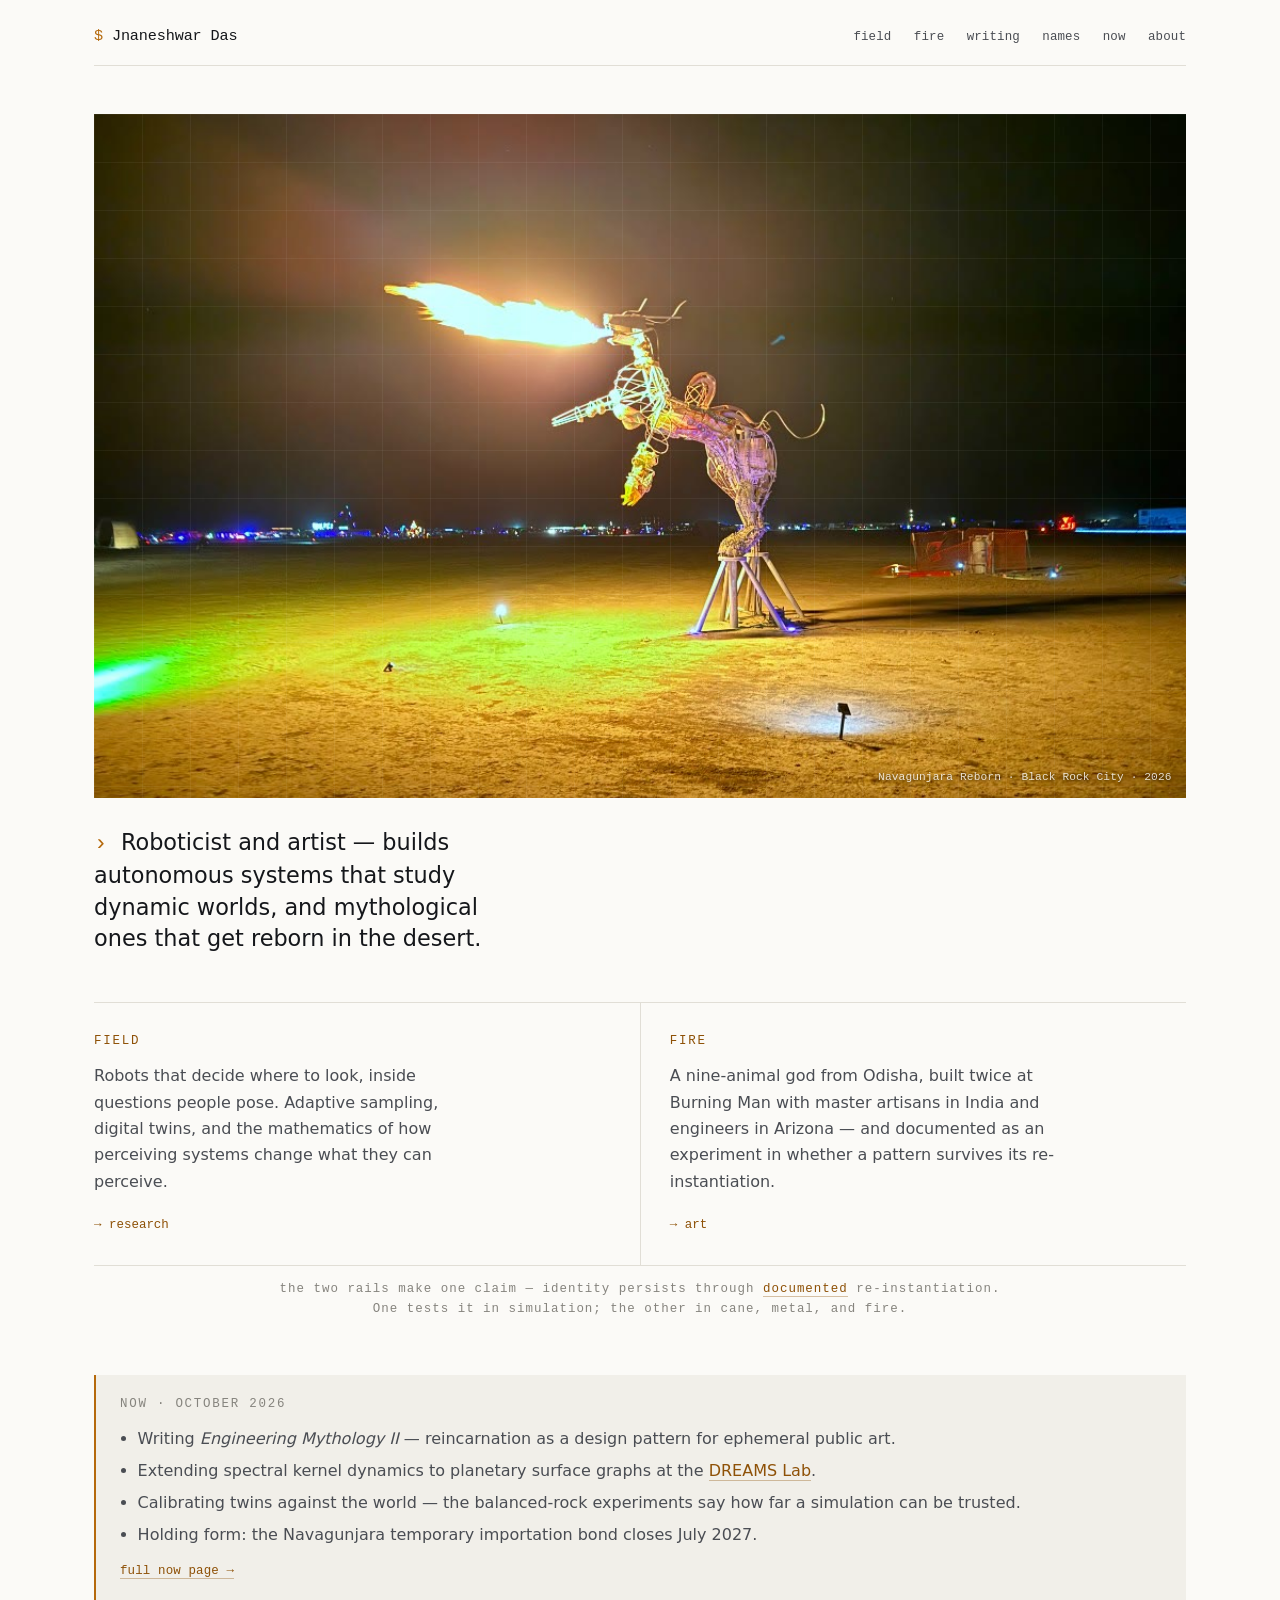
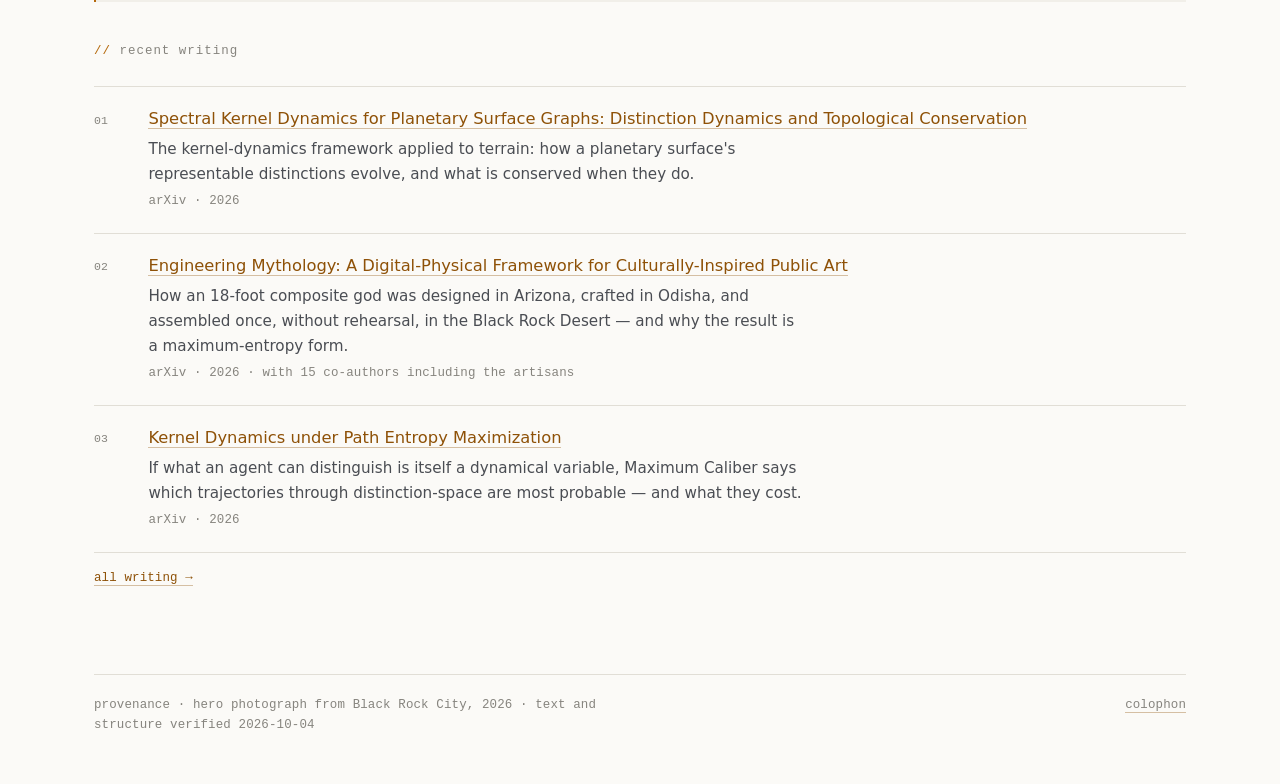
<file: index.html>
<!doctype html>
<html lang="en">
<head>
<meta charset="utf-8">
<meta name="viewport" content="width=device-width, initial-scale=1">
<title>Jnaneshwar Das</title>
<meta name="description" content="Jnaneshwar Das — roboticist and artist. Autonomous systems that study dynamic worlds, and mythological ones reborn in the desert.">
<meta property="og:title" content="Jnaneshwar Das">
<meta property="og:description" content="Roboticist and artist — builds autonomous systems that study dynamic worlds, and mythological ones that get reborn in the desert.">
<meta property="og:image" content="https://jnaneshwar.com/img/navagunjara-2026/dragon-flame.jpg">
<meta property="og:url" content="https://jnaneshwar.com/">
<link rel="canonical" href="https://jnaneshwar.com/">
<link rel="stylesheet" href="/css/site.css">
</head>
<body>
<div class="wrap">

<nav class="nav" aria-label="Primary">
  <a class="name" href="/" aria-current="page">Jnaneshwar Das</a>
  <ul>
    <li><a href="/field/">field</a></li>
    <li><a href="/fire/">fire</a></li>
    <li><a href="/writing/">writing</a></li>
    <li><a href="/names/">names</a></li>
    <li><a href="/now/">now</a></li>
    <li><a href="/about/">about</a></li>
  </ul>
</nav>

<main>

<figure class="hero">
  <img fetchpriority="high" decoding="async" src="/img/navagunjara-2026/dragon-flame.jpg" alt="Navagunjara Reborn on the Black Rock Desert playa at night, 2026 — the dragon's head breathing a long jet of flame above the woven body on its tripod base, lit green and gold from the ground." width="1024" height="768">
  <figcaption>Navagunjara Reborn · Black Rock City · 2026</figcaption>
</figure>

<p class="statement">Roboticist and artist — builds autonomous systems that study dynamic worlds, and mythological ones that get reborn in the desert.</p>

<section class="rails" aria-label="Two rails">
  <div class="rail">
    <h2>Field</h2>
    <p>Robots that decide where to look, inside questions people pose. Adaptive sampling, digital twins, and the mathematics of how perceiving systems change what they can perceive.</p>
    <a class="more" href="/field/">→ research</a>
  </div>
  <div class="rail">
    <h2>Fire</h2>
    <p>A nine-animal god from Odisha, built twice at Burning Man with master artisans in India and engineers in Arizona — and documented as an experiment in whether a pattern survives its re-instantiation.</p>
    <a class="more" href="/fire/">→ art</a>
  </div>
</section>
<p class="converge">the two rails make one claim — identity persists through <a href="/writing/">documented</a> re-instantiation.<br>One tests it in simulation; the other in cane, metal, and fire.</p>

<section class="now-block">
  <h2>Now · October 2026</h2>
  <ul>
    <li>Writing <em>Engineering Mythology II</em> — reincarnation as a design pattern for ephemeral public art.</li>
    <li>Extending spectral kernel dynamics to planetary surface graphs at the <a href="https://dreams-lab.github.io/">DREAMS Lab</a>.</li>
    <li>Calibrating twins against the world — the balanced-rock experiments say how far a simulation can be trusted.</li>
    <li>Holding form: the Navagunjara temporary importation bond closes July 2027.</li>
  </ul>
  <p class="meta" style="margin:.8rem 0 0"><a href="/now/">full now page →</a></p>
</section>

<section>
  <p class="eyebrow">Recent writing</p>
  <ul class="entries">
    <li>
      <div class="title"><a href="https://arxiv.org/abs/2604.20887">Spectral Kernel Dynamics for Planetary Surface Graphs: Distinction Dynamics and Topological Conservation</a></div>
      <p class="claim">The kernel-dynamics framework applied to terrain: how a planetary surface's representable distinctions evolve, and what is conserved when they do.</p>
      <div class="meta">arXiv · 2026</div>
    </li>
    <li>
      <div class="title"><a href="https://arxiv.org/abs/2603.27801">Engineering Mythology: A Digital-Physical Framework for Culturally-Inspired Public Art</a></div>
      <p class="claim">How an 18-foot composite god was designed in Arizona, crafted in Odisha, and assembled once, without rehearsal, in the Black Rock Desert — and why the result is a maximum-entropy form.</p>
      <div class="meta">arXiv · 2026 · with 15 co-authors including the artisans</div>
    </li>
    <li>
      <div class="title"><a href="https://arxiv.org/abs/2603.27880">Kernel Dynamics under Path Entropy Maximization</a></div>
      <p class="claim">If what an agent can distinguish is itself a dynamical variable, Maximum Caliber says which trajectories through distinction-space are most probable — and what they cost.</p>
      <div class="meta">arXiv · 2026</div>
    </li>
  </ul>
  <p class="meta" style="margin-top:1rem"><a href="/writing/">all writing →</a></p>
</section>

</main>

<footer class="footer">
  <div class="prov">provenance · hero photograph from Black Rock City, 2026 · text and structure verified 2026-10-04</div>
  <div><a href="/colophon/">colophon</a></div>
</footer>

</div>
</body>
</html>
</file>
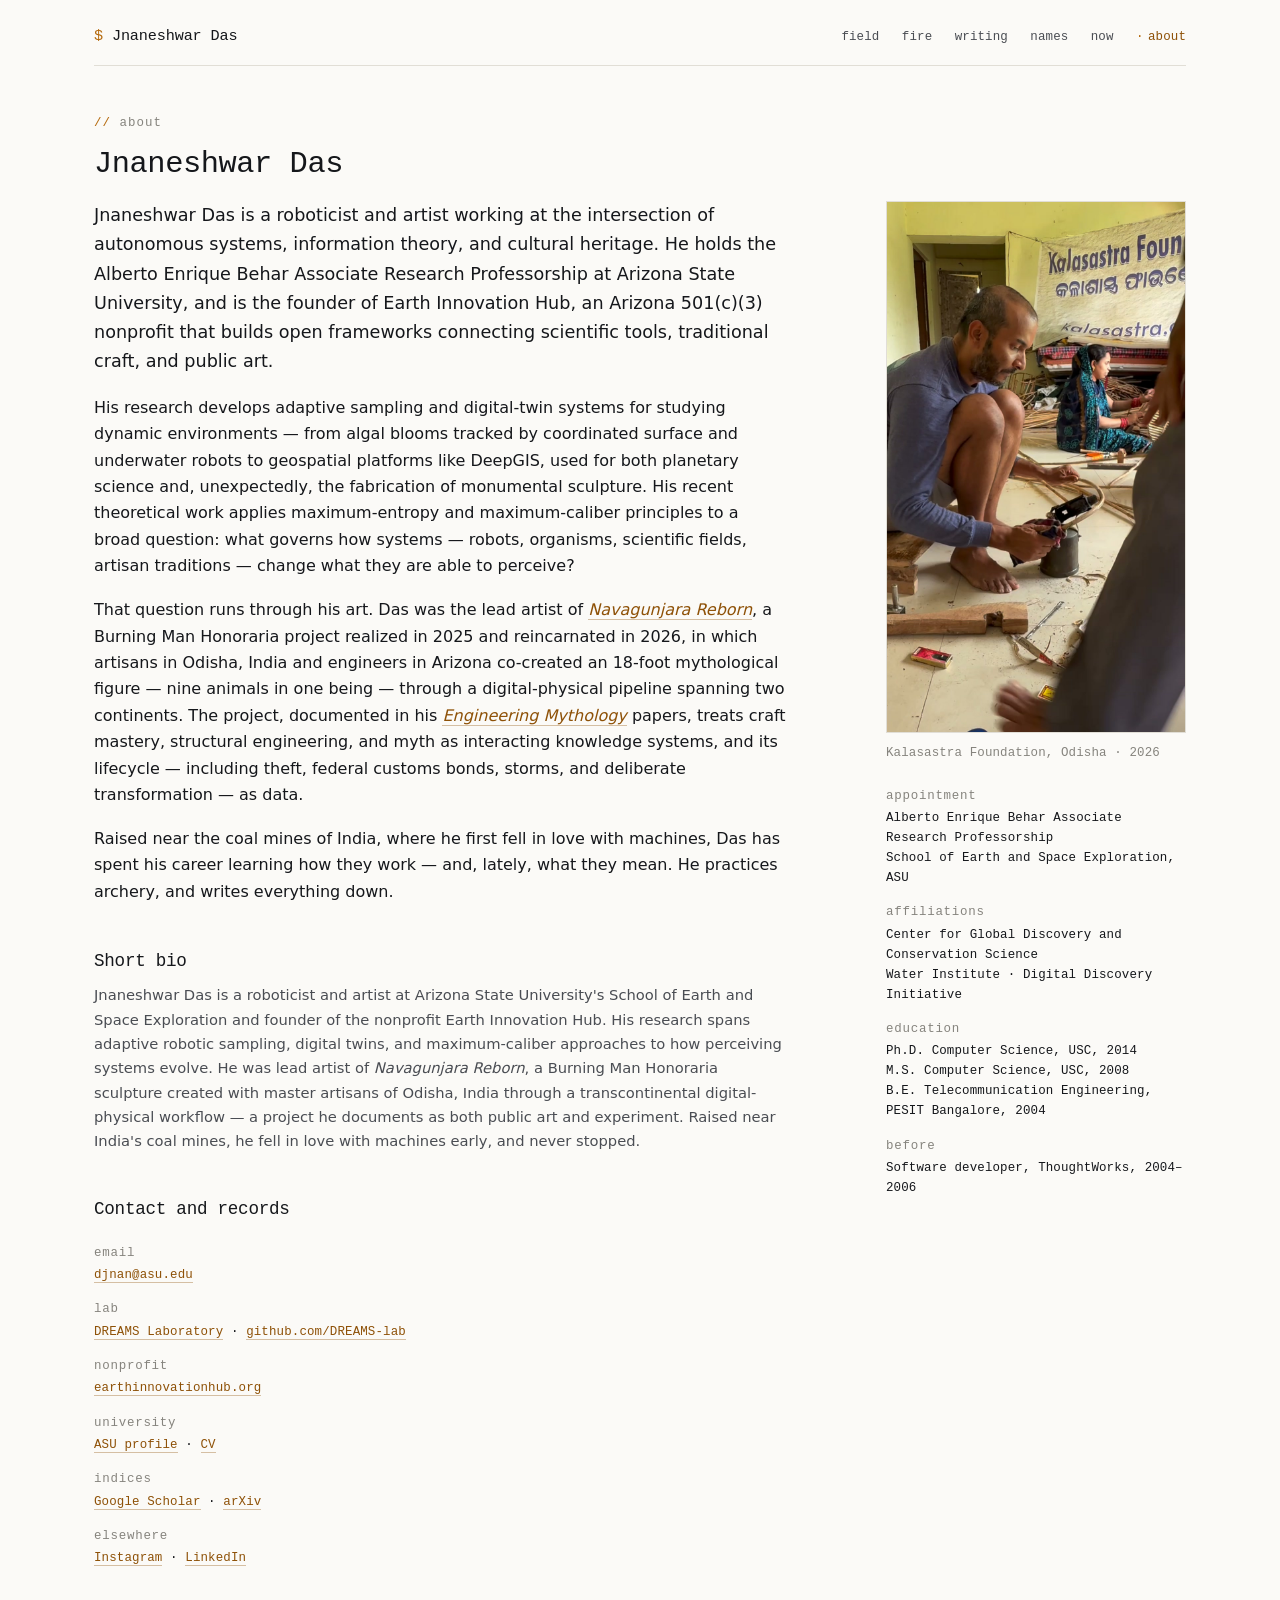
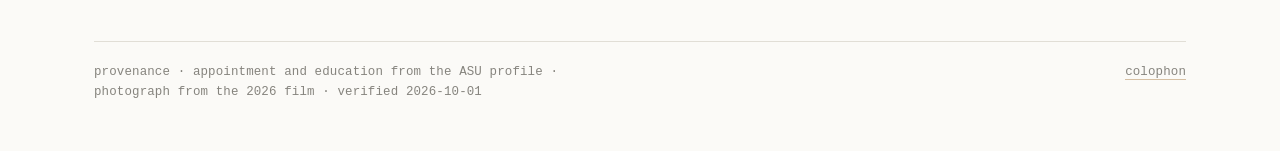
<file: about/index.html>
<!doctype html>
<html lang="en">
<head>
<meta charset="utf-8">
<meta name="viewport" content="width=device-width, initial-scale=1">
<title>About · Jnaneshwar Das</title>
<meta name="description" content="Jnaneshwar Das — Alberto Enrique Behar Associate Research Professor at Arizona State University, director of the DREAMS Laboratory, founder of Earth Innovation Hub, and lead artist of Navagunjara Reborn.">
<link rel="canonical" href="https://jnaneshwar.com/about/">
<link rel="stylesheet" href="/css/site.css">
</head>
<body>
<div class="wrap">

<nav class="nav" aria-label="Primary">
  <a class="name" href="/">Jnaneshwar Das</a>
  <ul>
    <li><a href="/field/">field</a></li>
    <li><a href="/fire/">fire</a></li>
    <li><a href="/writing/">writing</a></li>
    <li><a href="/names/">names</a></li>
    <li><a href="/now/">now</a></li>
    <li><a href="/about/" aria-current="page">about</a></li>
  </ul>
</nav>

<main>
<p class="eyebrow">About</p>
<h1>Jnaneshwar Das</h1>

<div class="about-grid">
  <div class="prose">
    <p class="lead">Jnaneshwar Das is a roboticist and artist working at the intersection of autonomous systems, information theory, and cultural heritage. He holds the Alberto Enrique Behar Associate Research Professorship at Arizona State University, and is the founder of Earth Innovation Hub, an Arizona 501(c)(3) nonprofit that builds open frameworks connecting scientific tools, traditional craft, and public art.</p>

    <p>His research develops adaptive sampling and digital-twin systems for studying dynamic environments — from algal blooms tracked by coordinated surface and underwater robots to geospatial platforms like DeepGIS, used for both planetary science and, unexpectedly, the fabrication of monumental sculpture. His recent theoretical work applies maximum-entropy and maximum-caliber principles to a broad question: what governs how systems — robots, organisms, scientific fields, artisan traditions — change what they are able to perceive?</p>

    <p>That question runs through his art. Das was the lead artist of <a href="/fire/navagunjara/"><em>Navagunjara Reborn</em></a>, a Burning Man Honoraria project realized in 2025 and reincarnated in 2026, in which artisans in Odisha, India and engineers in Arizona co-created an 18-foot mythological figure — nine animals in one being — through a digital-physical pipeline spanning two continents. The project, documented in his <a href="/writing/"><em>Engineering Mythology</em></a> papers, treats craft mastery, structural engineering, and myth as interacting knowledge systems, and its lifecycle — including theft, federal customs bonds, storms, and deliberate transformation — as data.</p>

    <p>Raised near the coal mines of India, where he first fell in love with machines, Das has spent his career learning how they work — and, lately, what they mean. He practices archery, and writes everything down.</p>

    <h2>Short bio</h2>
    <p class="small">Jnaneshwar Das is a roboticist and artist at Arizona State University's School of Earth and Space Exploration and founder of the nonprofit Earth Innovation Hub. His research spans adaptive robotic sampling, digital twins, and maximum-caliber approaches to how perceiving systems evolve. He was lead artist of <em>Navagunjara Reborn</em>, a Burning Man Honoraria sculpture created with master artisans of Odisha, India through a transcontinental digital-physical workflow — a project he documents as both public art and experiment. Raised near India's coal mines, he fell in love with machines early, and never stopped.</p>

    <h2 id="contact">Contact and records</h2>
    <dl class="facts">
      <dt>email</dt><dd><a href="mailto:djnan@asu.edu">djnan@asu.edu</a></dd>
      <dt>lab</dt><dd><a href="https://dreams-lab.github.io/">DREAMS Laboratory</a> · <a href="https://github.com/DREAMS-lab">github.com/DREAMS-lab</a></dd>
      <dt>nonprofit</dt><dd><a href="https://earthinnovationhub.org">earthinnovationhub.org</a></dd>
      <dt>university</dt><dd><a href="https://search.asu.edu/profile/3327973">ASU profile</a> · <a href="https://search.asu.edu/profile/3327973/cv">CV</a></dd>
      <dt>indices</dt><dd><a href="https://scholar.google.com/citations?user=Eja4Kw4AAAAJ">Google Scholar</a> · <a href="https://arxiv.org/a/das_j_3">arXiv</a></dd>
      <dt>elsewhere</dt><dd><a href="https://www.instagram.com/jd_knight/">Instagram</a> · <a href="https://www.linkedin.com/in/jnaneshwar-das">LinkedIn</a></dd>
    </dl>
  </div>

  <aside>
    <img loading="lazy" decoding="async" src="/img/navagunjara-2026/jd-kalasastra.jpg" alt="Jnaneshwar Das seated barefoot on a workshop floor in Odisha, bending bamboo cane with a small torch, under a Kalasastra Foundation banner." width="900" height="1600">
    <div class="meta">Kalasastra Foundation, Odisha · 2026</div>
    <dl class="facts">
      <dt>appointment</dt><dd>Alberto Enrique Behar Associate Research Professorship<br>School of Earth and Space Exploration, ASU</dd>
      <dt>affiliations</dt><dd>Center for Global Discovery and Conservation Science<br>Water Institute · Digital Discovery Initiative</dd>
      <dt>education</dt><dd>Ph.D. Computer Science, USC, 2014<br>M.S. Computer Science, USC, 2008<br>B.E. Telecommunication Engineering, PESIT Bangalore, 2004</dd>
      <dt>before</dt><dd>Software developer, ThoughtWorks, 2004–2006</dd>
    </dl>
  </aside>
</div>

</main>

<footer class="footer">
  <div class="prov">provenance · appointment and education from the ASU profile · photograph from the 2026 film · verified 2026-10-01</div>
  <div><a href="/colophon/">colophon</a></div>
</footer>

</div>
</body>
</html>
</file>
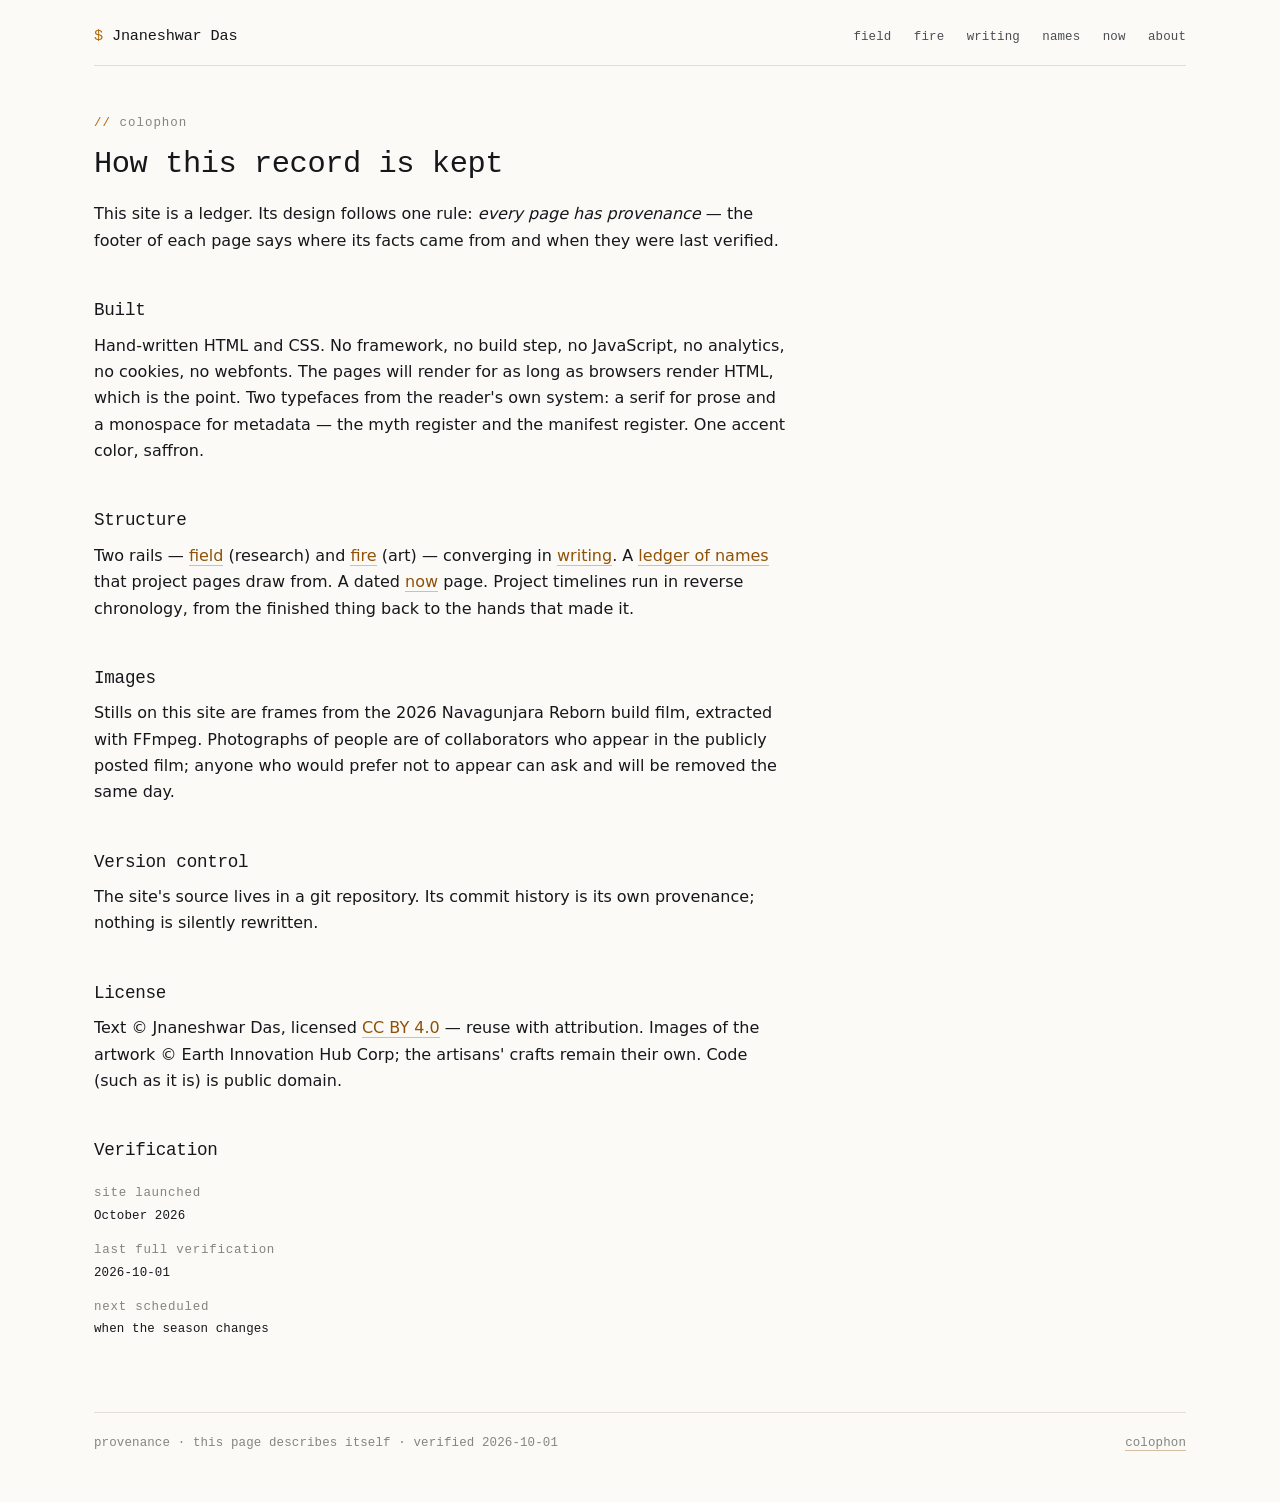
<file: colophon/index.html>
<!doctype html>
<html lang="en">
<head>
<meta charset="utf-8">
<meta name="viewport" content="width=device-width, initial-scale=1">
<title>Colophon · Jnaneshwar Das</title>
<meta name="description" content="How jnaneshwar.com is built, verified, and licensed.">
<link rel="canonical" href="https://jnaneshwar.com/colophon/">
<link rel="stylesheet" href="/css/site.css">
</head>
<body>
<div class="wrap">

<nav class="nav" aria-label="Primary">
  <a class="name" href="/">Jnaneshwar Das</a>
  <ul>
    <li><a href="/field/">field</a></li>
    <li><a href="/fire/">fire</a></li>
    <li><a href="/writing/">writing</a></li>
    <li><a href="/names/">names</a></li>
    <li><a href="/now/">now</a></li>
    <li><a href="/about/">about</a></li>
  </ul>
</nav>

<main>
<p class="eyebrow">Colophon</p>
<h1>How this record is kept</h1>

<div class="prose">
  <p>This site is a ledger. Its design follows one rule: <em>every page has provenance</em> — the footer of each page says where its facts came from and when they were last verified.</p>

  <h2>Built</h2>
  <p>Hand-written HTML and CSS. No framework, no build step, no JavaScript, no analytics, no cookies, no webfonts. The pages will render for as long as browsers render HTML, which is the point. Two typefaces from the reader's own system: a serif for prose and a monospace for metadata — the myth register and the manifest register. One accent color, saffron.</p>

  <h2>Structure</h2>
  <p>Two rails — <a href="/field/">field</a> (research) and <a href="/fire/">fire</a> (art) — converging in <a href="/writing/">writing</a>. A <a href="/names/">ledger of names</a> that project pages draw from. A dated <a href="/now/">now</a> page. Project timelines run in reverse chronology, from the finished thing back to the hands that made it.</p>

  <h2>Images</h2>
  <p>Stills on this site are frames from the 2026 Navagunjara Reborn build film, extracted with FFmpeg. Photographs of people are of collaborators who appear in the publicly posted film; anyone who would prefer not to appear can ask and will be removed the same day.</p>

  <h2>Version control</h2>
  <p>The site's source lives in a git repository. Its commit history is its own provenance; nothing is silently rewritten.</p>

  <h2>License</h2>
  <p>Text © Jnaneshwar Das, licensed <a href="https://creativecommons.org/licenses/by/4.0/">CC BY 4.0</a> — reuse with attribution. Images of the artwork © Earth Innovation Hub Corp; the artisans' crafts remain their own. Code (such as it is) is public domain.</p>

  <h2>Verification</h2>
  <dl class="facts">
    <dt>site launched</dt><dd>October 2026</dd>
    <dt>last full verification</dt><dd>2026-10-01</dd>
    <dt>next scheduled</dt><dd>when the season changes</dd>
  </dl>
</div>

</main>

<footer class="footer">
  <div class="prov">provenance · this page describes itself · verified 2026-10-01</div>
  <div><a href="/colophon/" aria-current="page">colophon</a></div>
</footer>

</div>
</body>
</html>
</file>
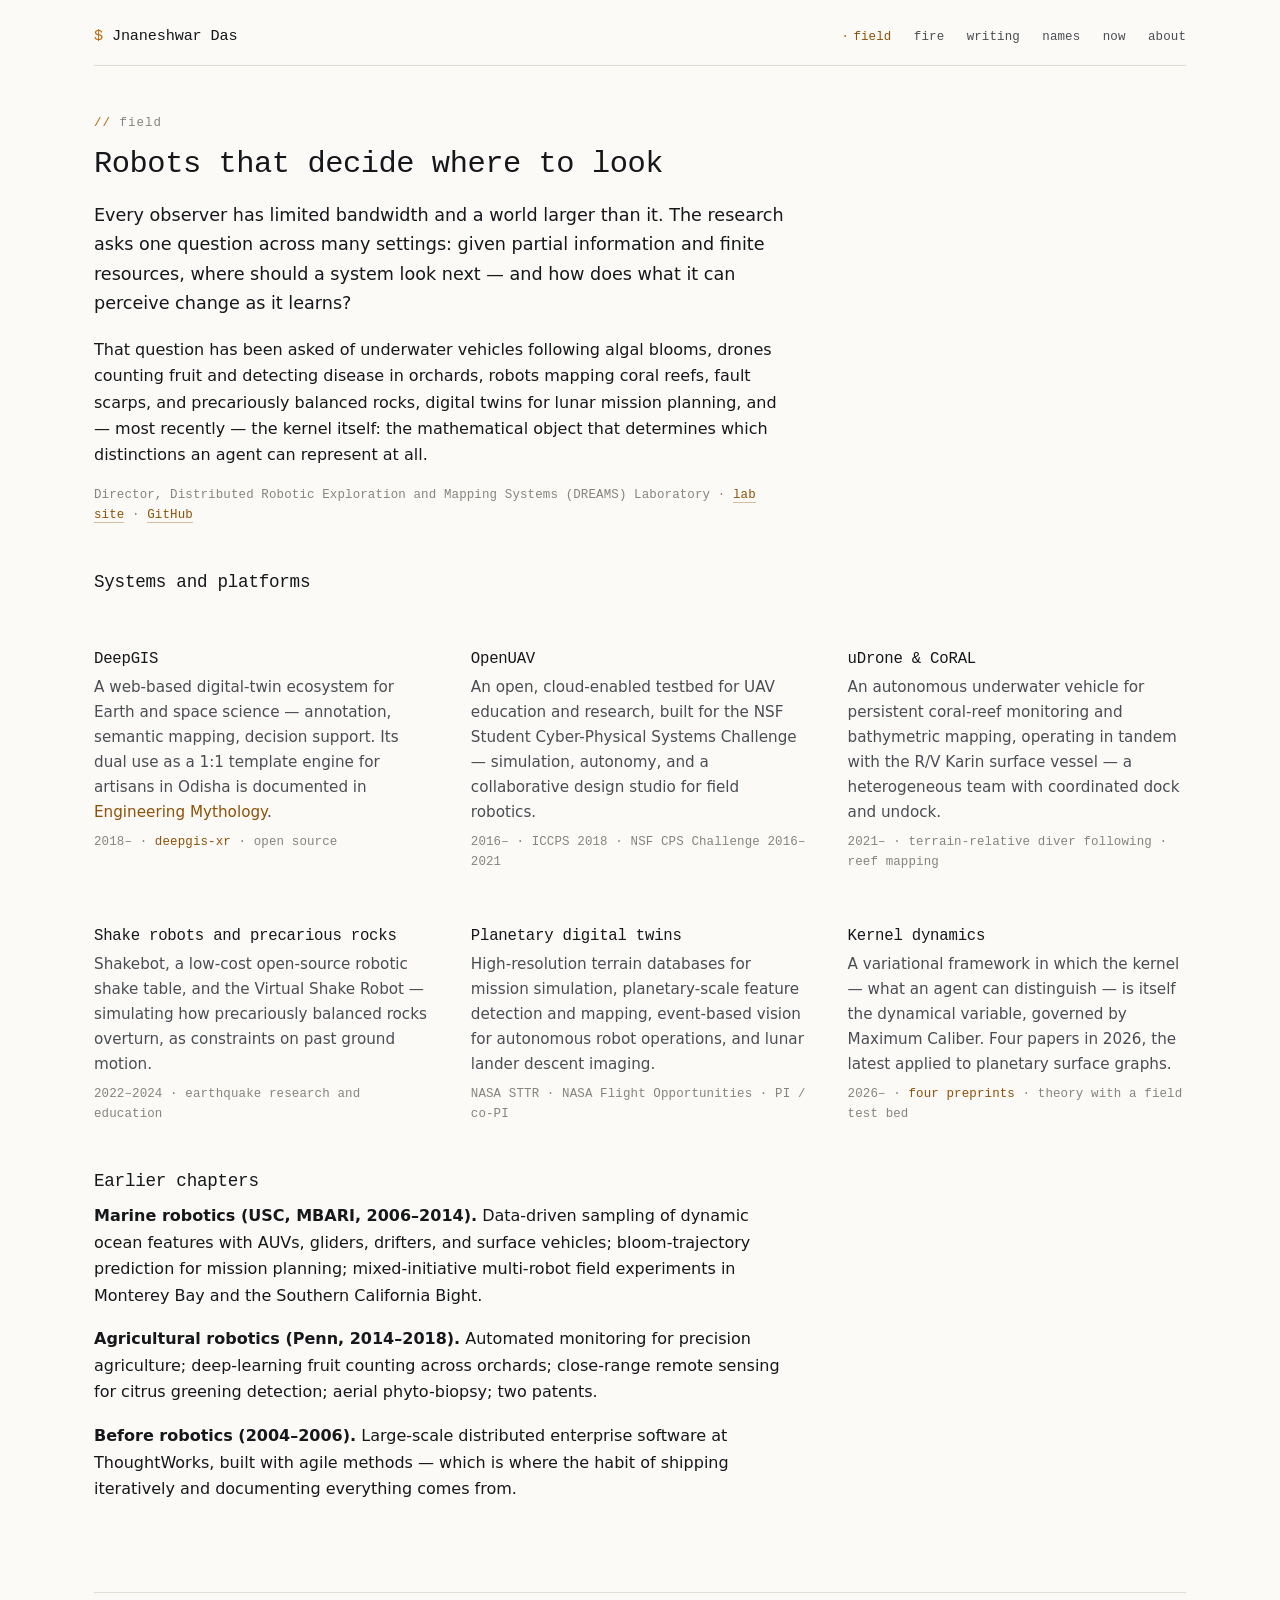
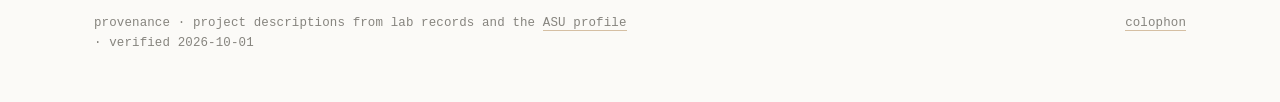
<file: field/index.html>
<!doctype html>
<html lang="en">
<head>
<meta charset="utf-8">
<meta name="viewport" content="width=device-width, initial-scale=1">
<title>Field · Jnaneshwar Das</title>
<meta name="description" content="Research: adaptive robotic sampling, digital twins, open platforms, and kernel dynamics — the DREAMS Laboratory at Arizona State University.">
<link rel="canonical" href="https://jnaneshwar.com/field/">
<link rel="stylesheet" href="/css/site.css">
</head>
<body>
<div class="wrap">

<nav class="nav" aria-label="Primary">
  <a class="name" href="/">Jnaneshwar Das</a>
  <ul>
    <li><a href="/field/" aria-current="page">field</a></li>
    <li><a href="/fire/">fire</a></li>
    <li><a href="/writing/">writing</a></li>
    <li><a href="/names/">names</a></li>
    <li><a href="/now/">now</a></li>
    <li><a href="/about/">about</a></li>
  </ul>
</nav>

<main>
<p class="eyebrow">Field</p>
<h1>Robots that decide where to look</h1>
<div class="prose">
  <p class="lead">Every observer has limited bandwidth and a world larger than it. The research asks one question across many settings: given partial information and finite resources, where should a system look next — and how does what it can perceive change as it learns?</p>
  <p>That question has been asked of underwater vehicles following algal blooms, drones counting fruit and detecting disease in orchards, robots mapping coral reefs, fault scarps, and precariously balanced rocks, digital twins for lunar mission planning, and — most recently — the kernel itself: the mathematical object that determines which distinctions an agent can represent at all.</p>
  <p class="meta">Director, Distributed Robotic Exploration and Mapping Systems (DREAMS) Laboratory · <a href="https://dreams-lab.github.io/">lab site</a> · <a href="https://github.com/DREAMS-lab">GitHub</a></p>
</div>

<h2>Systems and platforms</h2>
<div class="cards">
  <article class="card">
    <h3>DeepGIS</h3>
    <p>A web-based digital-twin ecosystem for Earth and space science — annotation, semantic mapping, decision support. Its dual use as a 1:1 template engine for artisans in Odisha is documented in <a href="/writing/">Engineering Mythology</a>.</p>
    <div class="status">2018– · <a href="https://github.com/Earth-Innovation-Hub/deepgis-xr">deepgis-xr</a> · open source</div>
  </article>
  <article class="card">
    <h3>OpenUAV</h3>
    <p>An open, cloud-enabled testbed for UAV education and research, built for the NSF Student Cyber-Physical Systems Challenge — simulation, autonomy, and a collaborative design studio for field robotics.</p>
    <div class="status">2016– · ICCPS 2018 · NSF CPS Challenge 2016–2021</div>
  </article>
  <article class="card">
    <h3>uDrone &amp; CoRAL</h3>
    <p>An autonomous underwater vehicle for persistent coral-reef monitoring and bathymetric mapping, operating in tandem with the R/V Karin surface vessel — a heterogeneous team with coordinated dock and undock.</p>
    <div class="status">2021– · terrain-relative diver following · reef mapping</div>
  </article>
  <article class="card">
    <h3>Shake robots and precarious rocks</h3>
    <p>Shakebot, a low-cost open-source robotic shake table, and the Virtual Shake Robot — simulating how precariously balanced rocks overturn, as constraints on past ground motion.</p>
    <div class="status">2022–2024 · earthquake research and education</div>
  </article>
  <article class="card">
    <h3>Planetary digital twins</h3>
    <p>High-resolution terrain databases for mission simulation, planetary-scale feature detection and mapping, event-based vision for autonomous robot operations, and lunar lander descent imaging.</p>
    <div class="status">NASA STTR · NASA Flight Opportunities · PI / co-PI</div>
  </article>
  <article class="card">
    <h3>Kernel dynamics</h3>
    <p>A variational framework in which the kernel — what an agent can distinguish — is itself the dynamical variable, governed by Maximum Caliber. Four papers in 2026, the latest applied to planetary surface graphs.</p>
    <div class="status">2026– · <a href="/writing/">four preprints</a> · theory with a field test bed</div>
  </article>
</div>

<h2>Earlier chapters</h2>
<div class="prose">
  <p><strong>Marine robotics (USC, MBARI, 2006–2014).</strong> Data-driven sampling of dynamic ocean features with AUVs, gliders, drifters, and surface vehicles; bloom-trajectory prediction for mission planning; mixed-initiative multi-robot field experiments in Monterey Bay and the Southern California Bight.</p>
  <p><strong>Agricultural robotics (Penn, 2014–2018).</strong> Automated monitoring for precision agriculture; deep-learning fruit counting across orchards; close-range remote sensing for citrus greening detection; aerial phyto-biopsy; two patents.</p>
  <p><strong>Before robotics (2004–2006).</strong> Large-scale distributed enterprise software at ThoughtWorks, built with agile methods — which is where the habit of shipping iteratively and documenting everything comes from.</p>
</div>

</main>

<footer class="footer">
  <div class="prov">provenance · project descriptions from lab records and the <a href="https://search.asu.edu/profile/3327973">ASU profile</a> · verified 2026-10-01</div>
  <div><a href="/colophon/">colophon</a></div>
</footer>

</div>
</body>
</html>
</file>
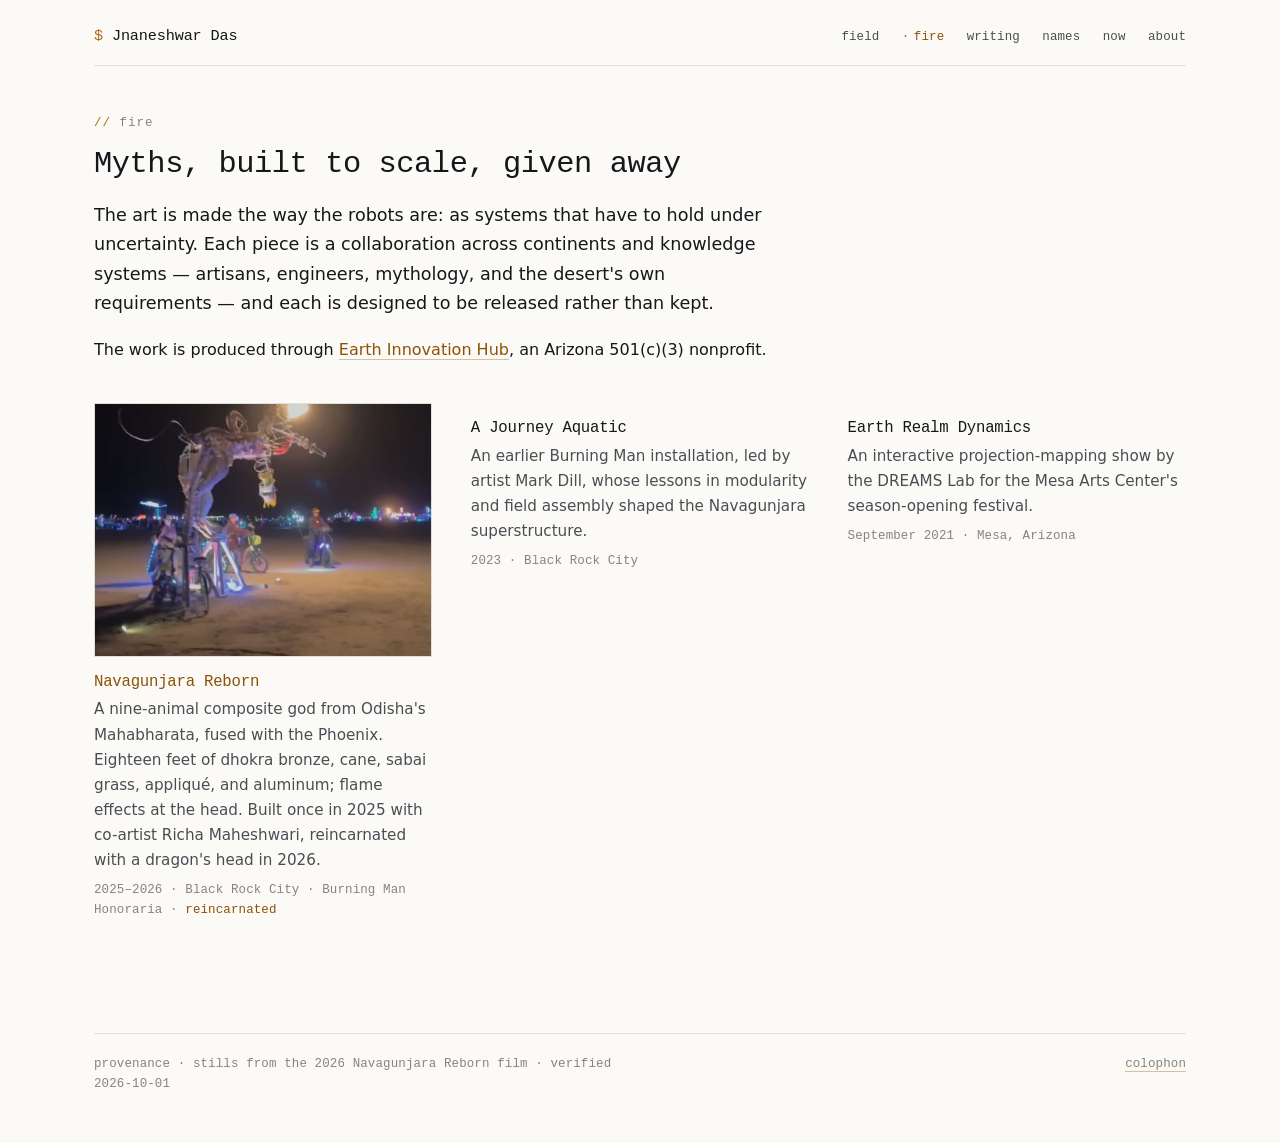
<file: fire/index.html>
<!doctype html>
<html lang="en">
<head>
<meta charset="utf-8">
<meta name="viewport" content="width=device-width, initial-scale=1">
<title>Fire · Jnaneshwar Das</title>
<meta name="description" content="Art: Navagunjara Reborn at Burning Man 2025 and 2026, A Journey Aquatic — monumental public art made with master artisans of Odisha.">
<link rel="canonical" href="https://jnaneshwar.com/fire/">
<link rel="stylesheet" href="/css/site.css">
</head>
<body>
<div class="wrap">

<nav class="nav" aria-label="Primary">
  <a class="name" href="/">Jnaneshwar Das</a>
  <ul>
    <li><a href="/field/">field</a></li>
    <li><a href="/fire/" aria-current="page">fire</a></li>
    <li><a href="/writing/">writing</a></li>
    <li><a href="/names/">names</a></li>
    <li><a href="/now/">now</a></li>
    <li><a href="/about/">about</a></li>
  </ul>
</nav>

<main>
<p class="eyebrow">Fire</p>
<h1>Myths, built to scale, given away</h1>
<div class="prose">
  <p class="lead">The art is made the way the robots are: as systems that have to hold under uncertainty. Each piece is a collaboration across continents and knowledge systems — artisans, engineers, mythology, and the desert's own requirements — and each is designed to be released rather than kept.</p>
  <p>The work is produced through <a href="https://earthinnovationhub.org">Earth Innovation Hub</a>, an Arizona 501(c)(3) nonprofit.</p>
</div>

<div class="cards">
  <article class="card">
    <a href="/fire/navagunjara/"><img loading="lazy" decoding="async" src="/img/navagunjara-2026/night-flame.jpg" alt="Navagunjara Reborn at night with flame effects burning at its head, e-bikes circling below." width="900" height="1600"></a>
    <h3><a href="/fire/navagunjara/">Navagunjara Reborn</a></h3>
    <p>A nine-animal composite god from Odisha's Mahabharata, fused with the Phoenix. Eighteen feet of dhokra bronze, cane, sabai grass, appliqué, and aluminum; flame effects at the head. Built once in 2025 with co-artist Richa Maheshwari, reincarnated with a dragon's head in 2026.</p>
    <div class="status">2025–2026 · Black Rock City · Burning Man Honoraria · <b>reincarnated</b></div>
  </article>
  <article class="card">
    <h3>A Journey Aquatic</h3>
    <p>An earlier Burning Man installation, led by artist Mark Dill, whose lessons in modularity and field assembly shaped the Navagunjara superstructure.</p>
    <div class="status">2023 · Black Rock City</div>
  </article>
  <article class="card">
    <h3>Earth Realm Dynamics</h3>
    <p>An interactive projection-mapping show by the DREAMS Lab for the Mesa Arts Center's season-opening festival.</p>
    <div class="status">September 2021 · Mesa, Arizona</div>
  </article>
</div>

</main>

<footer class="footer">
  <div class="prov">provenance · stills from the 2026 Navagunjara Reborn film · verified 2026-10-01</div>
  <div><a href="/colophon/">colophon</a></div>
</footer>

</div>
</body>
</html>
</file>
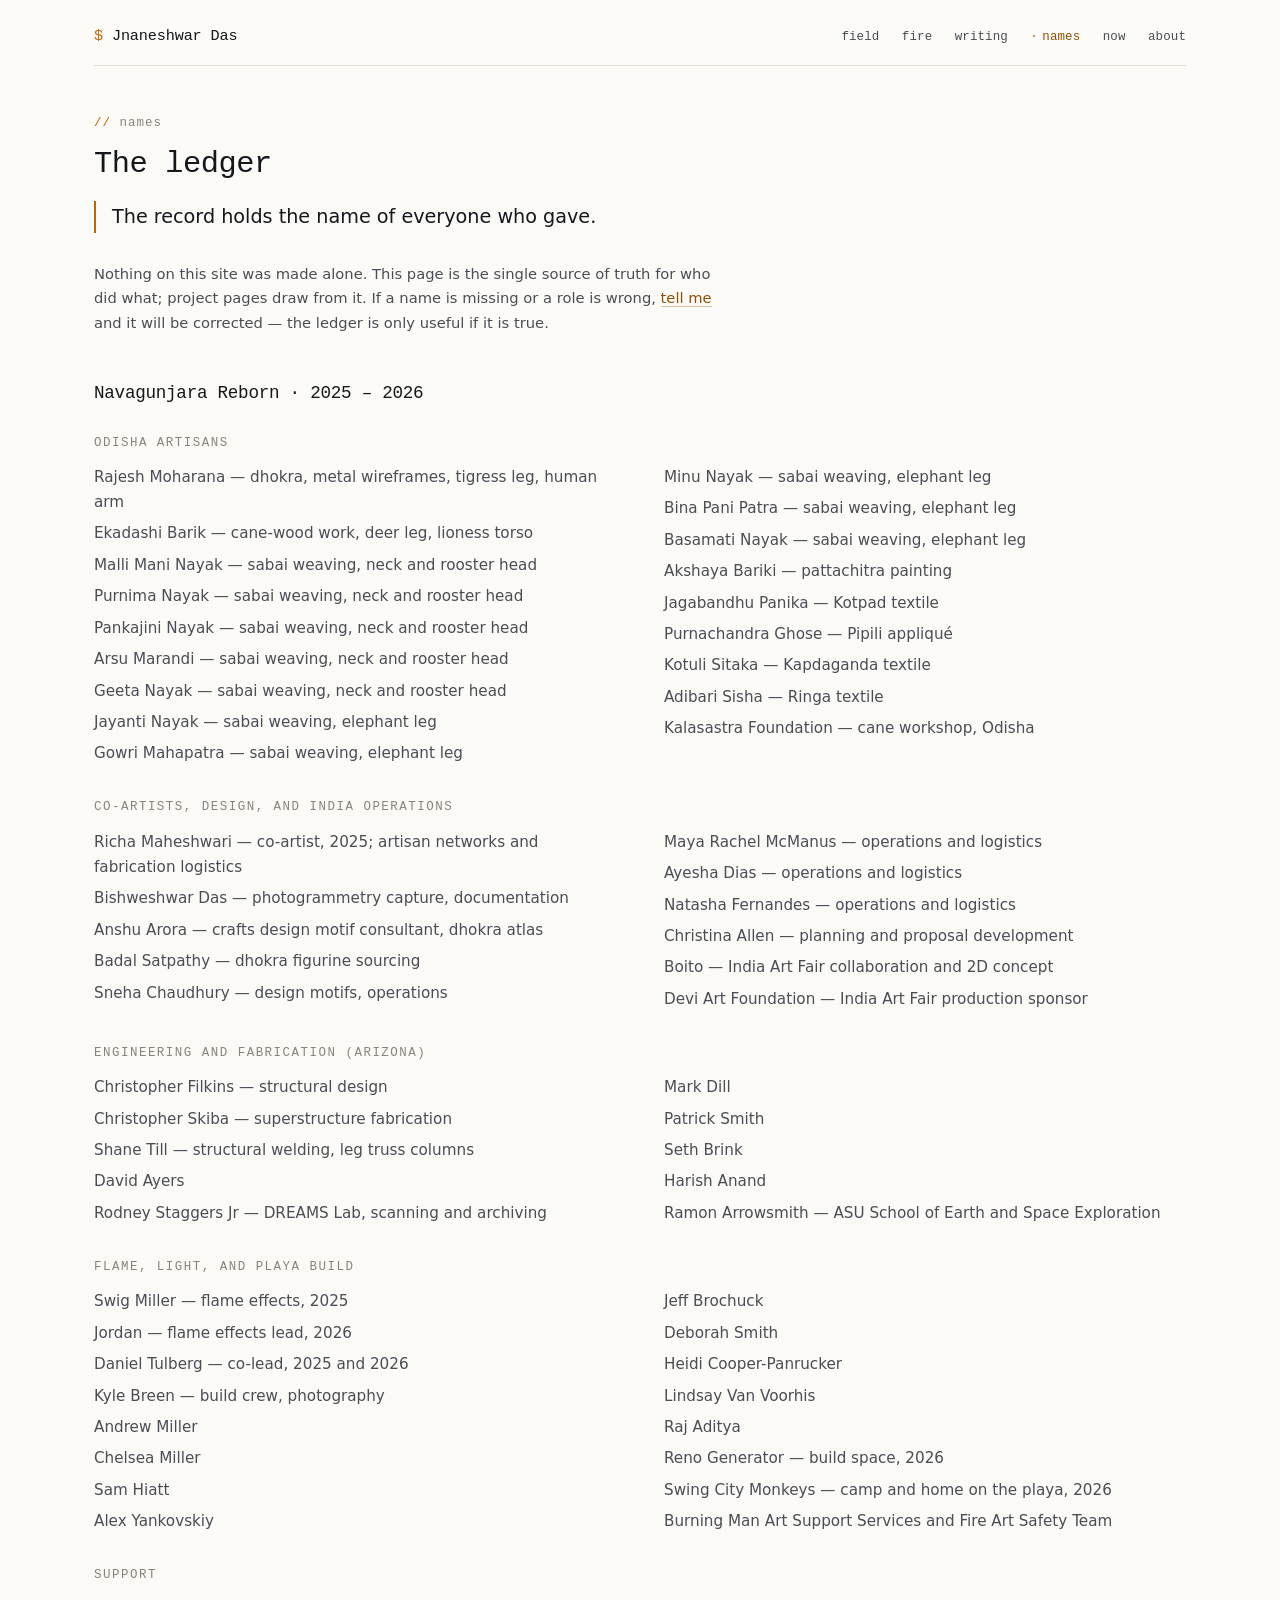
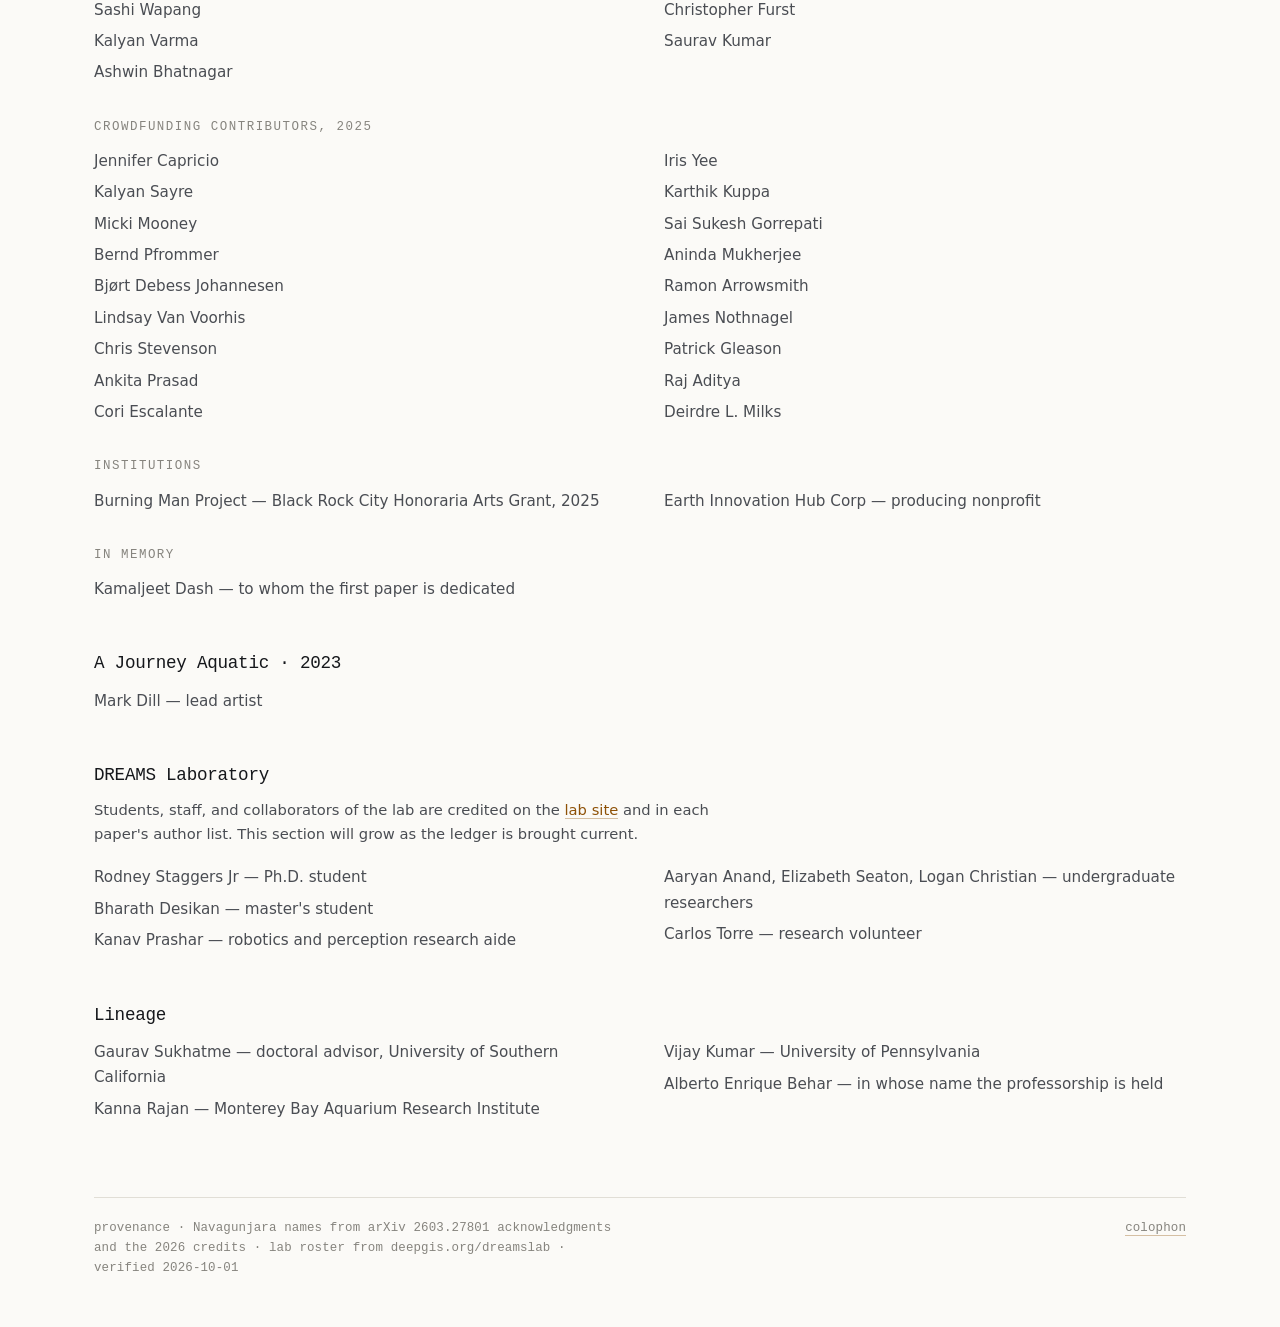
<file: names/index.html>
<!doctype html>
<html lang="en">
<head>
<meta charset="utf-8">
<meta name="viewport" content="width=device-width, initial-scale=1">
<title>Names · Jnaneshwar Das</title>
<meta name="description" content="The ledger: everyone who made the work — artisans, engineers, crew, donors, institutions — by project.">
<link rel="canonical" href="https://jnaneshwar.com/names/">
<link rel="stylesheet" href="/css/site.css">
</head>
<body>
<div class="wrap">

<nav class="nav" aria-label="Primary">
  <a class="name" href="/">Jnaneshwar Das</a>
  <ul>
    <li><a href="/field/">field</a></li>
    <li><a href="/fire/">fire</a></li>
    <li><a href="/writing/">writing</a></li>
    <li><a href="/names/" aria-current="page">names</a></li>
    <li><a href="/now/">now</a></li>
    <li><a href="/about/">about</a></li>
  </ul>
</nav>

<main class="ledger">
<p class="eyebrow">Names</p>
<h1>The ledger</h1>
<p class="epigraph">The record holds the name of everyone who gave.</p>
<p class="small prose">Nothing on this site was made alone. This page is the single source of truth for who did what; project pages draw from it. If a name is missing or a role is wrong, <a href="/about/#contact">tell me</a> and it will be corrected — the ledger is only useful if it is true.</p>

<h2 id="navagunjara">Navagunjara Reborn · 2025 – 2026</h2>

<h3>Odisha artisans</h3>
<ul>
  <li>Rajesh Moharana — dhokra, metal wireframes, tigress leg, human arm</li>
  <li>Ekadashi Barik — cane-wood work, deer leg, lioness torso</li>
  <li>Malli Mani Nayak — sabai weaving, neck and rooster head</li>
  <li>Purnima Nayak — sabai weaving, neck and rooster head</li>
  <li>Pankajini Nayak — sabai weaving, neck and rooster head</li>
  <li>Arsu Marandi — sabai weaving, neck and rooster head</li>
  <li>Geeta Nayak — sabai weaving, neck and rooster head</li>
  <li>Jayanti Nayak — sabai weaving, elephant leg</li>
  <li>Gowri Mahapatra — sabai weaving, elephant leg</li>
  <li>Minu Nayak — sabai weaving, elephant leg</li>
  <li>Bina Pani Patra — sabai weaving, elephant leg</li>
  <li>Basamati Nayak — sabai weaving, elephant leg</li>
  <li>Akshaya Bariki — pattachitra painting</li>
  <li>Jagabandhu Panika — Kotpad textile</li>
  <li>Purnachandra Ghose — Pipili appliqué</li>
  <li>Kotuli Sitaka — Kapdaganda textile</li>
  <li>Adibari Sisha — Ringa textile</li>
  <li>Kalasastra Foundation — cane workshop, Odisha</li>
</ul>

<h3>Co-artists, design, and India operations</h3>
<ul>
  <li>Richa Maheshwari — co-artist, 2025; artisan networks and fabrication logistics</li>
  <li>Bishweshwar Das — photogrammetry capture, documentation</li>
  <li>Anshu Arora — crafts design motif consultant, dhokra atlas</li>
  <li>Badal Satpathy — dhokra figurine sourcing</li>
  <li>Sneha Chaudhury — design motifs, operations</li>
  <li>Maya Rachel McManus — operations and logistics</li>
  <li>Ayesha Dias — operations and logistics</li>
  <li>Natasha Fernandes — operations and logistics</li>
  <li>Christina Allen — planning and proposal development</li>
  <li>Boito — India Art Fair collaboration and 2D concept</li>
  <li>Devi Art Foundation — India Art Fair production sponsor</li>
</ul>

<h3>Engineering and fabrication (Arizona)</h3>
<ul>
  <li>Christopher Filkins — structural design</li>
  <li>Christopher Skiba — superstructure fabrication</li>
  <li>Shane Till — structural welding, leg truss columns</li>
  <li>David Ayers</li>
  <li>Rodney Staggers Jr — DREAMS Lab, scanning and archiving</li>
  <li>Mark Dill</li>
  <li>Patrick Smith</li>
  <li>Seth Brink</li>
  <li>Harish Anand</li>
  <li>Ramon Arrowsmith — ASU School of Earth and Space Exploration</li>
</ul>

<h3>Flame, light, and playa build</h3>
<ul>
  <li>Swig Miller — flame effects, 2025</li>
  <li>Jordan — flame effects lead, 2026</li>
  <li>Daniel Tulberg — co-lead, 2025 and 2026</li>
  <li>Kyle Breen — build crew, photography</li>
  <li>Andrew Miller</li>
  <li>Chelsea Miller</li>
  <li>Sam Hiatt</li>
  <li>Alex Yankovskiy</li>
  <li>Jeff Brochuck</li>
  <li>Deborah Smith</li>
  <li>Heidi Cooper-Panrucker</li>
  <li>Lindsay Van Voorhis</li>
  <li>Raj Aditya</li>
  <li>Reno Generator — build space, 2026</li>
  <li>Swing City Monkeys — camp and home on the playa, 2026</li>
  <li>Burning Man Art Support Services and Fire Art Safety Team</li>
</ul>

<h3>Support</h3>
<ul>
  <li>Sashi Wapang</li>
  <li>Kalyan Varma</li>
  <li>Ashwin Bhatnagar</li>
  <li>Christopher Furst</li>
  <li>Saurav Kumar</li>
</ul>

<h3>Crowdfunding contributors, 2025</h3>
<ul>
  <li>Jennifer Capricio</li>
  <li>Kalyan Sayre</li>
  <li>Micki Mooney</li>
  <li>Bernd Pfrommer</li>
  <li>Bjørt Debess Johannesen</li>
  <li>Lindsay Van Voorhis</li>
  <li>Chris Stevenson</li>
  <li>Ankita Prasad</li>
  <li>Cori Escalante</li>
  <li>Iris Yee</li>
  <li>Karthik Kuppa</li>
  <li>Sai Sukesh Gorrepati</li>
  <li>Aninda Mukherjee</li>
  <li>Ramon Arrowsmith</li>
  <li>James Nothnagel</li>
  <li>Patrick Gleason</li>
  <li>Raj Aditya</li>
  <li>Deirdre L. Milks</li>
</ul>

<h3>Institutions</h3>
<ul>
  <li>Burning Man Project — Black Rock City Honoraria Arts Grant, 2025</li>
  <li>Earth Innovation Hub Corp — producing nonprofit</li>
</ul>

<h3>In memory</h3>
<ul>
  <li>Kamaljeet Dash — to whom the first paper is dedicated</li>
</ul>

<h2 id="journey-aquatic">A Journey Aquatic · 2023</h2>
<ul>
  <li>Mark Dill — lead artist</li>
</ul>

<h2 id="field">DREAMS Laboratory</h2>
<p class="small prose">Students, staff, and collaborators of the lab are credited on the <a href="https://dreams-lab.github.io/#people">lab site</a> and in each paper's author list. This section will grow as the ledger is brought current.</p>
<ul>
  <li>Rodney Staggers Jr — Ph.D. student</li>
  <li>Bharath Desikan — master's student</li>
  <li>Kanav Prashar — robotics and perception research aide</li>
  <li>Aaryan Anand, Elizabeth Seaton, Logan Christian — undergraduate researchers</li>
  <li>Carlos Torre — research volunteer</li>
</ul>

<h2 id="lineage">Lineage</h2>
<ul>
  <li>Gaurav Sukhatme — doctoral advisor, University of Southern California</li>
  <li>Kanna Rajan — Monterey Bay Aquarium Research Institute</li>
  <li>Vijay Kumar — University of Pennsylvania</li>
  <li>Alberto Enrique Behar — in whose name the professorship is held</li>
</ul>

</main>

<footer class="footer">
  <div class="prov">provenance · Navagunjara names from arXiv 2603.27801 acknowledgments and the 2026 credits · lab roster from deepgis.org/dreamslab · verified 2026-10-01</div>
  <div><a href="/colophon/">colophon</a></div>
</footer>

</div>
</body>
</html>
</file>
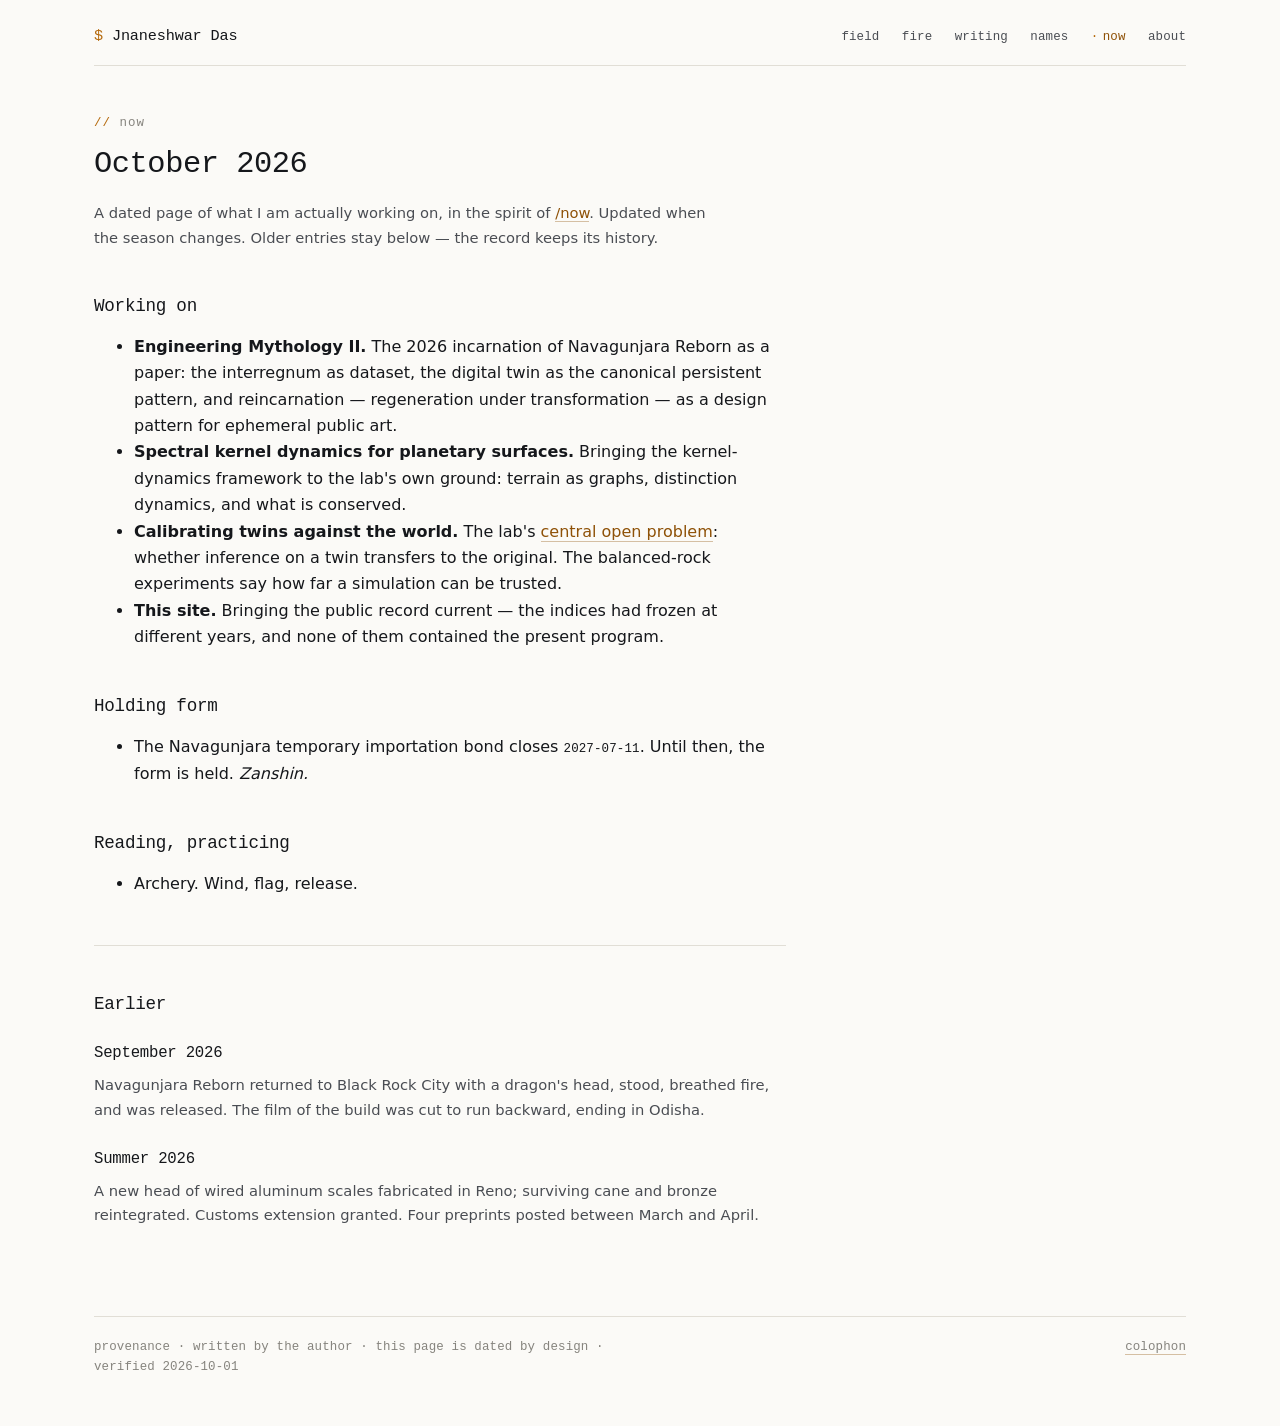
<file: now/index.html>
<!doctype html>
<html lang="en">
<head>
<meta charset="utf-8">
<meta name="viewport" content="width=device-width, initial-scale=1">
<title>Now · Jnaneshwar Das</title>
<meta name="description" content="What Jnaneshwar Das is working on right now — updated seasonally.">
<link rel="canonical" href="https://jnaneshwar.com/now/">
<link rel="stylesheet" href="/css/site.css">
</head>
<body>
<div class="wrap">

<nav class="nav" aria-label="Primary">
  <a class="name" href="/">Jnaneshwar Das</a>
  <ul>
    <li><a href="/field/">field</a></li>
    <li><a href="/fire/">fire</a></li>
    <li><a href="/writing/">writing</a></li>
    <li><a href="/names/">names</a></li>
    <li><a href="/now/" aria-current="page">now</a></li>
    <li><a href="/about/">about</a></li>
  </ul>
</nav>

<main>
<p class="eyebrow">Now</p>
<h1>October 2026</h1>
<p class="small prose">A dated page of what I am actually working on, in the spirit of <a href="https://nownownow.com/about">/now</a>. Updated when the season changes. Older entries stay below — the record keeps its history.</p>

<div class="prose">
  <h2>Working on</h2>
  <ul>
    <li><strong>Engineering Mythology II.</strong> The 2026 incarnation of Navagunjara Reborn as a paper: the interregnum as dataset, the digital twin as the canonical persistent pattern, and reincarnation — regeneration under transformation — as a design pattern for ephemeral public art.</li>
    <li><strong>Spectral kernel dynamics for planetary surfaces.</strong> Bringing the kernel-dynamics framework to the lab's own ground: terrain as graphs, distinction dynamics, and what is conserved.</li>
    <li><strong>Calibrating twins against the world.</strong> The lab's <a href="https://dreams-lab.github.io/#open-problems">central open problem</a>: whether inference on a twin transfers to the original. The balanced-rock experiments say how far a simulation can be trusted.</li>
    <li><strong>This site.</strong> Bringing the public record current — the indices had frozen at different years, and none of them contained the present program.</li>
  </ul>

  <h2>Holding form</h2>
  <ul>
    <li>The Navagunjara temporary importation bond closes <span class="mono">2027-07-11</span>. Until then, the form is held. <em>Zanshin.</em></li>
  </ul>

  <h2>Reading, practicing</h2>
  <ul>
    <li>Archery. Wind, flag, release.</li>
  </ul>

  <hr>
  <h2>Earlier</h2>
  <h3>September 2026</h3>
  <p class="small">Navagunjara Reborn returned to Black Rock City with a dragon's head, stood, breathed fire, and was released. The film of the build was cut to run backward, ending in Odisha.</p>
  <h3>Summer 2026</h3>
  <p class="small">A new head of wired aluminum scales fabricated in Reno; surviving cane and bronze reintegrated. Customs extension granted. Four preprints posted between March and April.</p>
</div>

</main>

<footer class="footer">
  <div class="prov">provenance · written by the author · this page is dated by design · verified 2026-10-01</div>
  <div><a href="/colophon/">colophon</a></div>
</footer>

</div>
</body>
</html>
</file>
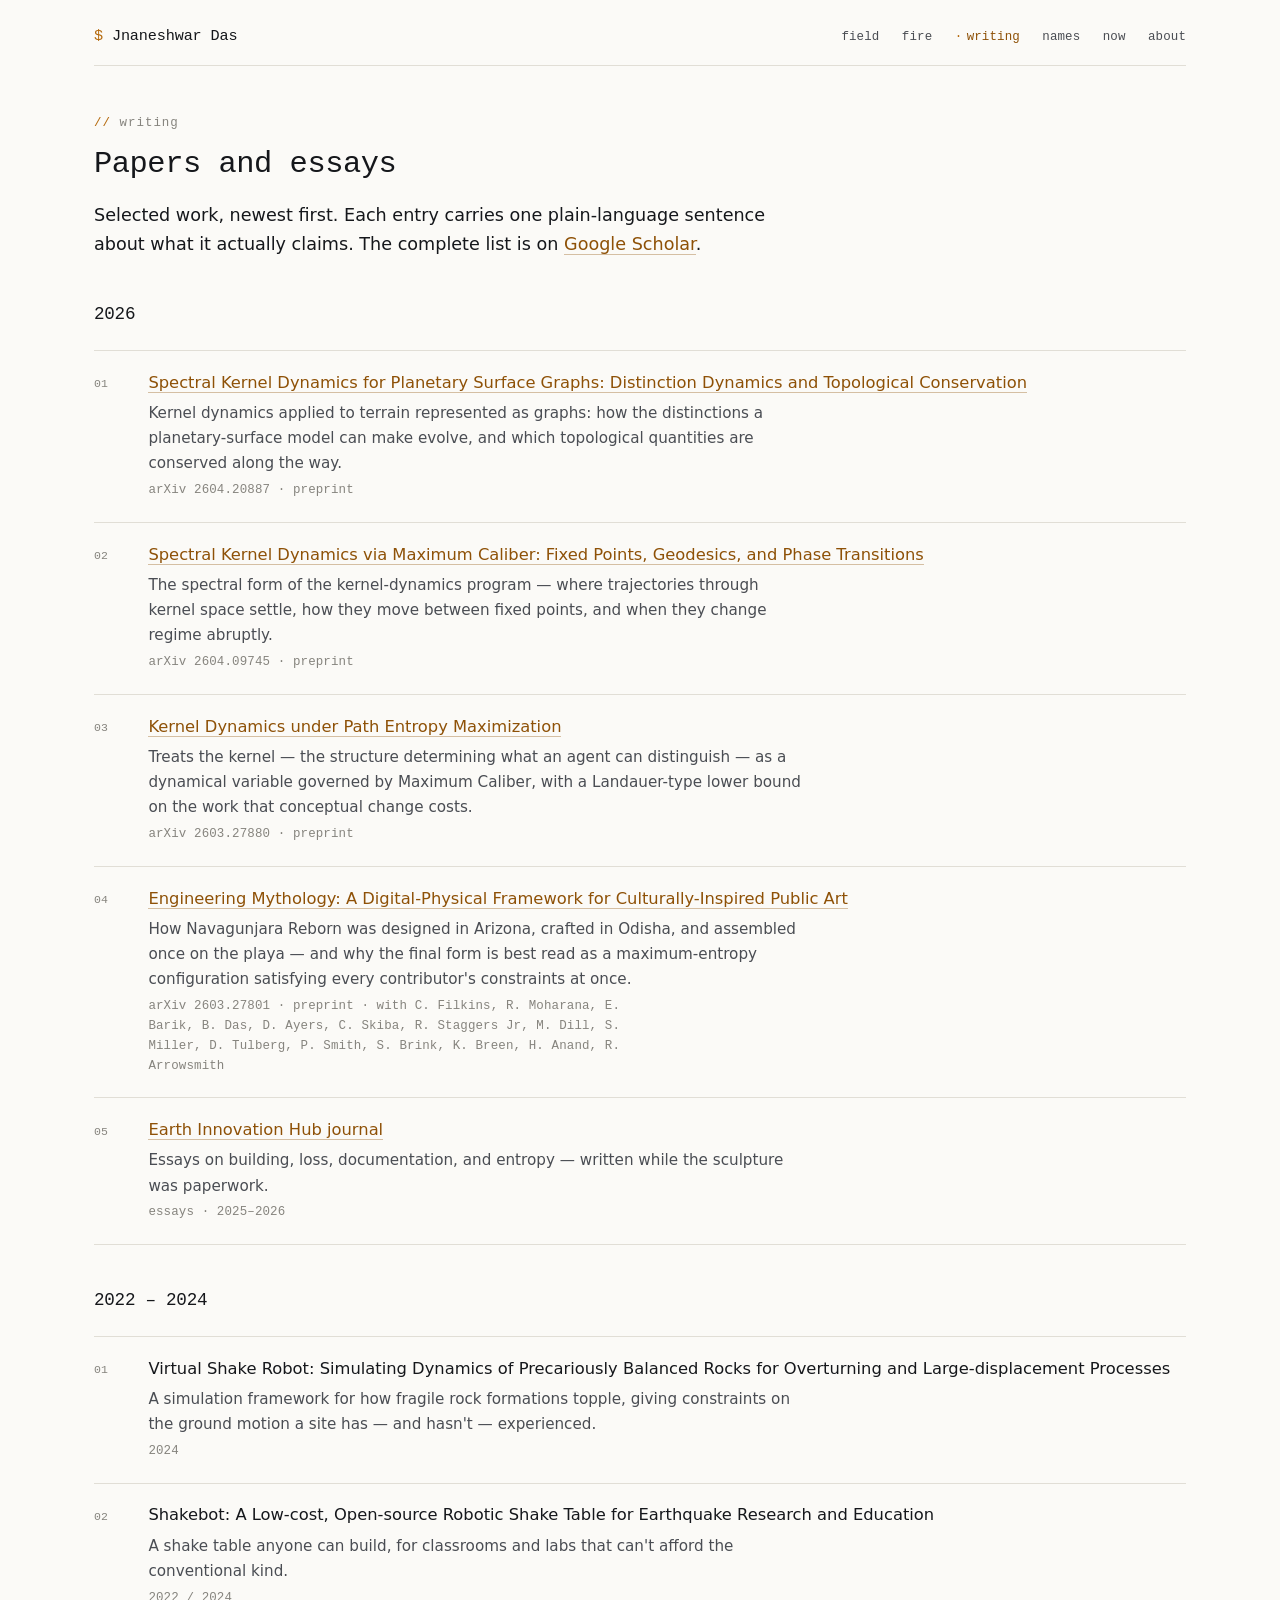
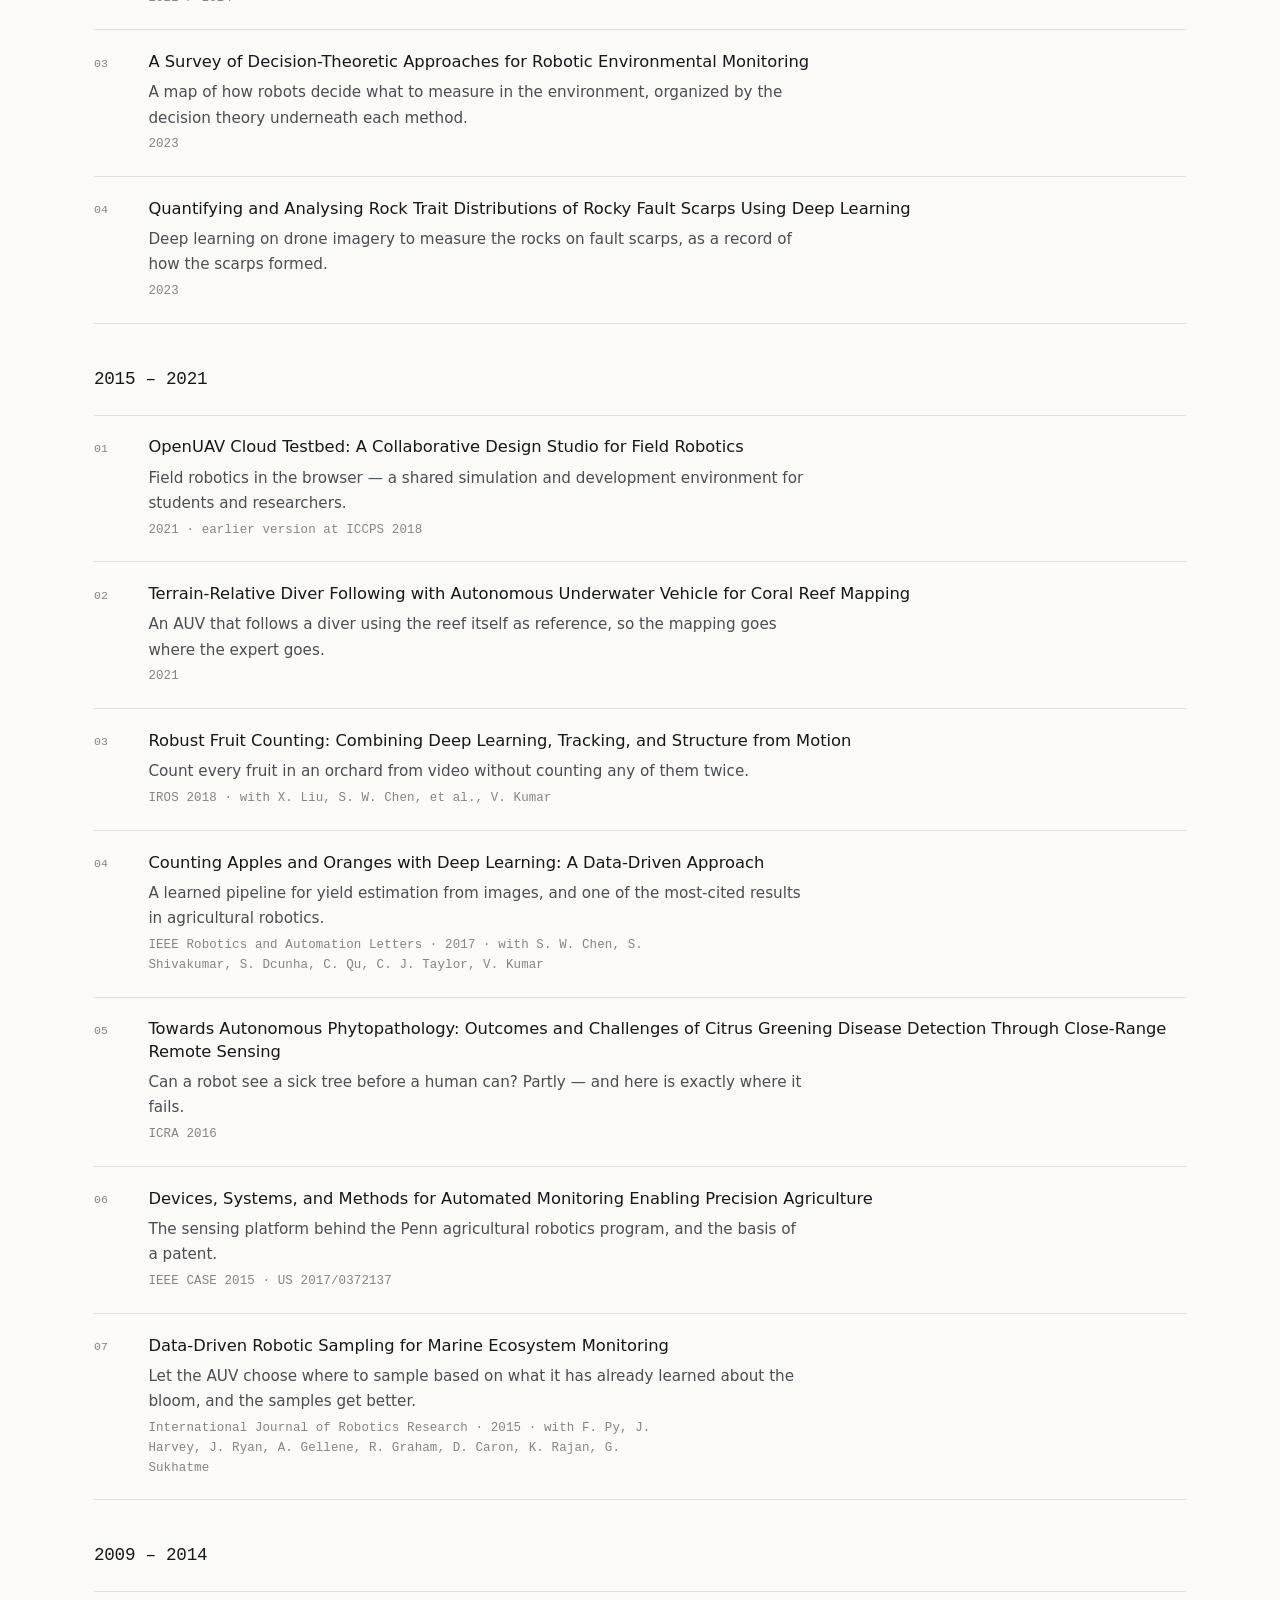
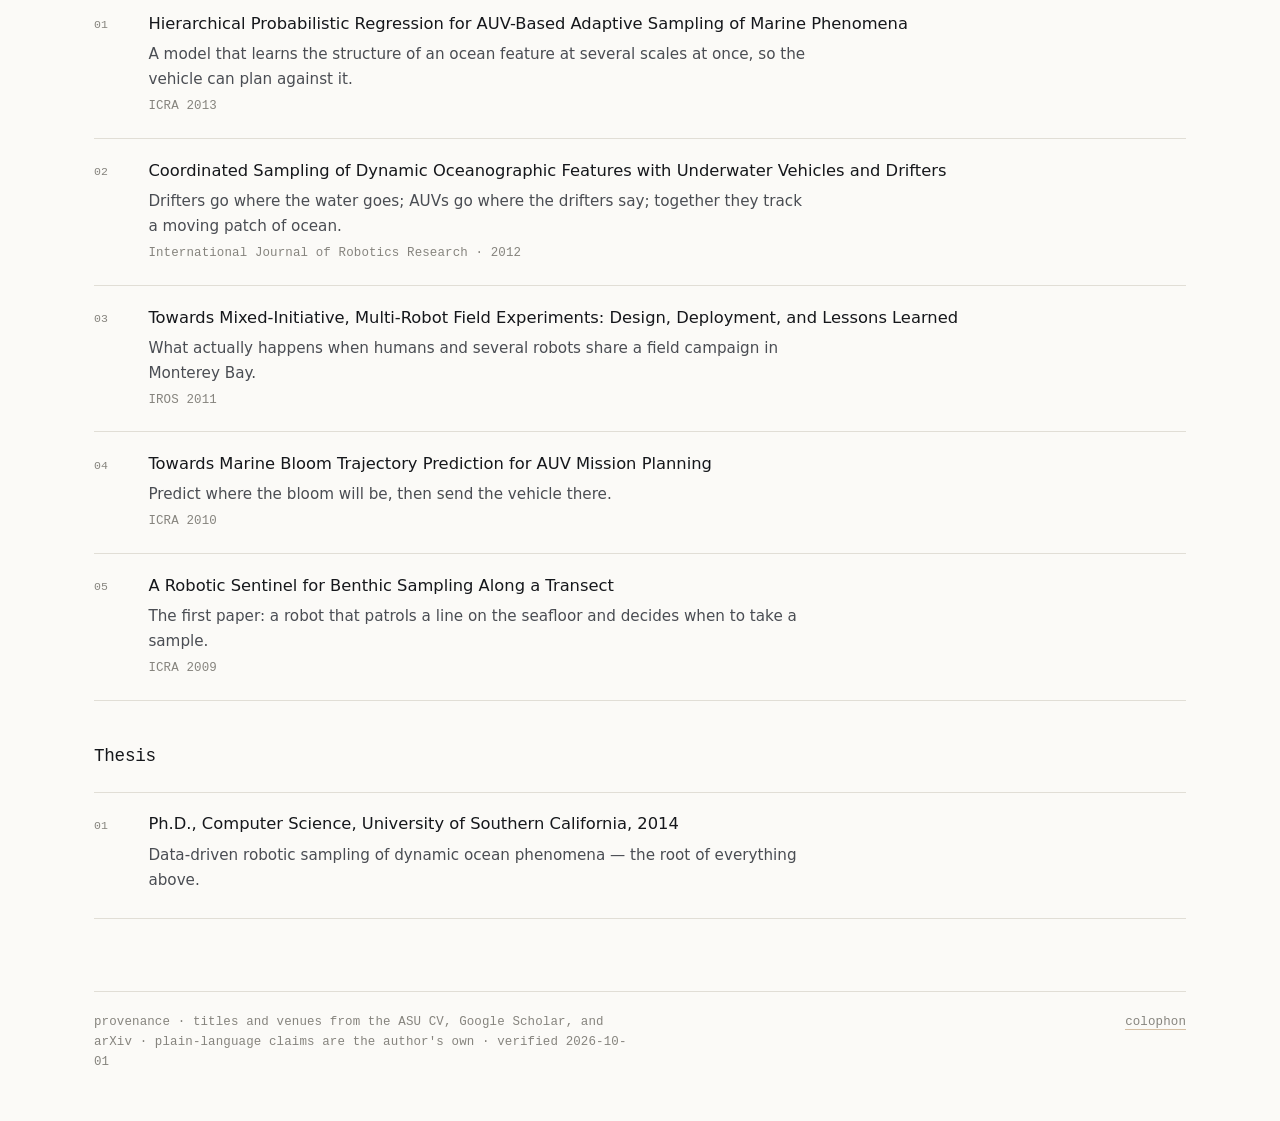
<file: writing/index.html>
<!doctype html>
<html lang="en">
<head>
<meta charset="utf-8">
<meta name="viewport" content="width=device-width, initial-scale=1">
<title>Writing · Jnaneshwar Das</title>
<meta name="description" content="Papers, preprints, and essays by Jnaneshwar Das — robotics, adaptive sampling, kernel dynamics, and engineering mythology.">
<link rel="canonical" href="https://jnaneshwar.com/writing/">
<link rel="stylesheet" href="/css/site.css">
</head>
<body>
<div class="wrap">

<nav class="nav" aria-label="Primary">
  <a class="name" href="/">Jnaneshwar Das</a>
  <ul>
    <li><a href="/field/">field</a></li>
    <li><a href="/fire/">fire</a></li>
    <li><a href="/writing/" aria-current="page">writing</a></li>
    <li><a href="/names/">names</a></li>
    <li><a href="/now/">now</a></li>
    <li><a href="/about/">about</a></li>
  </ul>
</nav>

<main>
<p class="eyebrow">Writing</p>
<h1>Papers and essays</h1>
<p class="lead prose">Selected work, newest first. Each entry carries one plain-language sentence about what it actually claims. The complete list is on <a href="https://scholar.google.com/citations?user=Eja4Kw4AAAAJ">Google Scholar</a>.</p>

<h2 class="year">2026</h2>
<ul class="entries">
  <li>
    <div class="title"><a href="https://arxiv.org/abs/2604.20887">Spectral Kernel Dynamics for Planetary Surface Graphs: Distinction Dynamics and Topological Conservation</a></div>
    <p class="claim">Kernel dynamics applied to terrain represented as graphs: how the distinctions a planetary-surface model can make evolve, and which topological quantities are conserved along the way.</p>
    <div class="meta">arXiv 2604.20887 · preprint</div>
  </li>
  <li>
    <div class="title"><a href="https://arxiv.org/abs/2604.09745">Spectral Kernel Dynamics via Maximum Caliber: Fixed Points, Geodesics, and Phase Transitions</a></div>
    <p class="claim">The spectral form of the kernel-dynamics program — where trajectories through kernel space settle, how they move between fixed points, and when they change regime abruptly.</p>
    <div class="meta">arXiv 2604.09745 · preprint</div>
  </li>
  <li>
    <div class="title"><a href="https://arxiv.org/abs/2603.27880">Kernel Dynamics under Path Entropy Maximization</a></div>
    <p class="claim">Treats the kernel — the structure determining what an agent can distinguish — as a dynamical variable governed by Maximum Caliber, with a Landauer-type lower bound on the work that conceptual change costs.</p>
    <div class="meta">arXiv 2603.27880 · preprint</div>
  </li>
  <li>
    <div class="title"><a href="https://arxiv.org/abs/2603.27801">Engineering Mythology: A Digital-Physical Framework for Culturally-Inspired Public Art</a></div>
    <p class="claim">How Navagunjara Reborn was designed in Arizona, crafted in Odisha, and assembled once on the playa — and why the final form is best read as a maximum-entropy configuration satisfying every contributor's constraints at once.</p>
    <div class="meta">arXiv 2603.27801 · preprint · with C. Filkins, R. Moharana, E. Barik, B. Das, D. Ayers, C. Skiba, R. Staggers Jr, M. Dill, S. Miller, D. Tulberg, P. Smith, S. Brink, K. Breen, H. Anand, R. Arrowsmith</div>
  </li>
  <li>
    <div class="title"><a href="https://earthinnovationhub.org/journal">Earth Innovation Hub journal</a></div>
    <p class="claim">Essays on building, loss, documentation, and entropy — written while the sculpture was paperwork.</p>
    <div class="meta">essays · 2025–2026</div>
  </li>
</ul>

<h2 class="year">2022 – 2024</h2>
<ul class="entries">
  <li>
    <div class="title">Virtual Shake Robot: Simulating Dynamics of Precariously Balanced Rocks for Overturning and Large-displacement Processes</div>
    <p class="claim">A simulation framework for how fragile rock formations topple, giving constraints on the ground motion a site has — and hasn't — experienced.</p>
    <div class="meta">2024</div>
  </li>
  <li>
    <div class="title">Shakebot: A Low-cost, Open-source Robotic Shake Table for Earthquake Research and Education</div>
    <p class="claim">A shake table anyone can build, for classrooms and labs that can't afford the conventional kind.</p>
    <div class="meta">2022 / 2024</div>
  </li>
  <li>
    <div class="title">A Survey of Decision-Theoretic Approaches for Robotic Environmental Monitoring</div>
    <p class="claim">A map of how robots decide what to measure in the environment, organized by the decision theory underneath each method.</p>
    <div class="meta">2023</div>
  </li>
  <li>
    <div class="title">Quantifying and Analysing Rock Trait Distributions of Rocky Fault Scarps Using Deep Learning</div>
    <p class="claim">Deep learning on drone imagery to measure the rocks on fault scarps, as a record of how the scarps formed.</p>
    <div class="meta">2023</div>
  </li>
</ul>

<h2 class="year">2015 – 2021</h2>
<ul class="entries">
  <li>
    <div class="title">OpenUAV Cloud Testbed: A Collaborative Design Studio for Field Robotics</div>
    <p class="claim">Field robotics in the browser — a shared simulation and development environment for students and researchers.</p>
    <div class="meta">2021 · earlier version at ICCPS 2018</div>
  </li>
  <li>
    <div class="title">Terrain-Relative Diver Following with Autonomous Underwater Vehicle for Coral Reef Mapping</div>
    <p class="claim">An AUV that follows a diver using the reef itself as reference, so the mapping goes where the expert goes.</p>
    <div class="meta">2021</div>
  </li>
  <li>
    <div class="title">Robust Fruit Counting: Combining Deep Learning, Tracking, and Structure from Motion</div>
    <p class="claim">Count every fruit in an orchard from video without counting any of them twice.</p>
    <div class="meta">IROS 2018 · with X. Liu, S. W. Chen, et al., V. Kumar</div>
  </li>
  <li>
    <div class="title">Counting Apples and Oranges with Deep Learning: A Data-Driven Approach</div>
    <p class="claim">A learned pipeline for yield estimation from images, and one of the most-cited results in agricultural robotics.</p>
    <div class="meta">IEEE Robotics and Automation Letters · 2017 · with S. W. Chen, S. Shivakumar, S. Dcunha, C. Qu, C. J. Taylor, V. Kumar</div>
  </li>
  <li>
    <div class="title">Towards Autonomous Phytopathology: Outcomes and Challenges of Citrus Greening Disease Detection Through Close-Range Remote Sensing</div>
    <p class="claim">Can a robot see a sick tree before a human can? Partly — and here is exactly where it fails.</p>
    <div class="meta">ICRA 2016</div>
  </li>
  <li>
    <div class="title">Devices, Systems, and Methods for Automated Monitoring Enabling Precision Agriculture</div>
    <p class="claim">The sensing platform behind the Penn agricultural robotics program, and the basis of a patent.</p>
    <div class="meta">IEEE CASE 2015 · US 2017/0372137</div>
  </li>
  <li>
    <div class="title">Data-Driven Robotic Sampling for Marine Ecosystem Monitoring</div>
    <p class="claim">Let the AUV choose where to sample based on what it has already learned about the bloom, and the samples get better.</p>
    <div class="meta">International Journal of Robotics Research · 2015 · with F. Py, J. Harvey, J. Ryan, A. Gellene, R. Graham, D. Caron, K. Rajan, G. Sukhatme</div>
  </li>
</ul>

<h2 class="year">2009 – 2014</h2>
<ul class="entries">
  <li>
    <div class="title">Hierarchical Probabilistic Regression for AUV-Based Adaptive Sampling of Marine Phenomena</div>
    <p class="claim">A model that learns the structure of an ocean feature at several scales at once, so the vehicle can plan against it.</p>
    <div class="meta">ICRA 2013</div>
  </li>
  <li>
    <div class="title">Coordinated Sampling of Dynamic Oceanographic Features with Underwater Vehicles and Drifters</div>
    <p class="claim">Drifters go where the water goes; AUVs go where the drifters say; together they track a moving patch of ocean.</p>
    <div class="meta">International Journal of Robotics Research · 2012</div>
  </li>
  <li>
    <div class="title">Towards Mixed-Initiative, Multi-Robot Field Experiments: Design, Deployment, and Lessons Learned</div>
    <p class="claim">What actually happens when humans and several robots share a field campaign in Monterey Bay.</p>
    <div class="meta">IROS 2011</div>
  </li>
  <li>
    <div class="title">Towards Marine Bloom Trajectory Prediction for AUV Mission Planning</div>
    <p class="claim">Predict where the bloom will be, then send the vehicle there.</p>
    <div class="meta">ICRA 2010</div>
  </li>
  <li>
    <div class="title">A Robotic Sentinel for Benthic Sampling Along a Transect</div>
    <p class="claim">The first paper: a robot that patrols a line on the seafloor and decides when to take a sample.</p>
    <div class="meta">ICRA 2009</div>
  </li>
</ul>

<h2 class="year">Thesis</h2>
<ul class="entries">
  <li>
    <div class="title">Ph.D., Computer Science, University of Southern California, 2014</div>
    <p class="claim">Data-driven robotic sampling of dynamic ocean phenomena — the root of everything above.</p>
  </li>
</ul>

</main>

<footer class="footer">
  <div class="prov">provenance · titles and venues from the ASU CV, Google Scholar, and arXiv · plain-language claims are the author's own · verified 2026-10-01</div>
  <div><a href="/colophon/">colophon</a></div>
</footer>

</div>
</body>
</html>
</file>
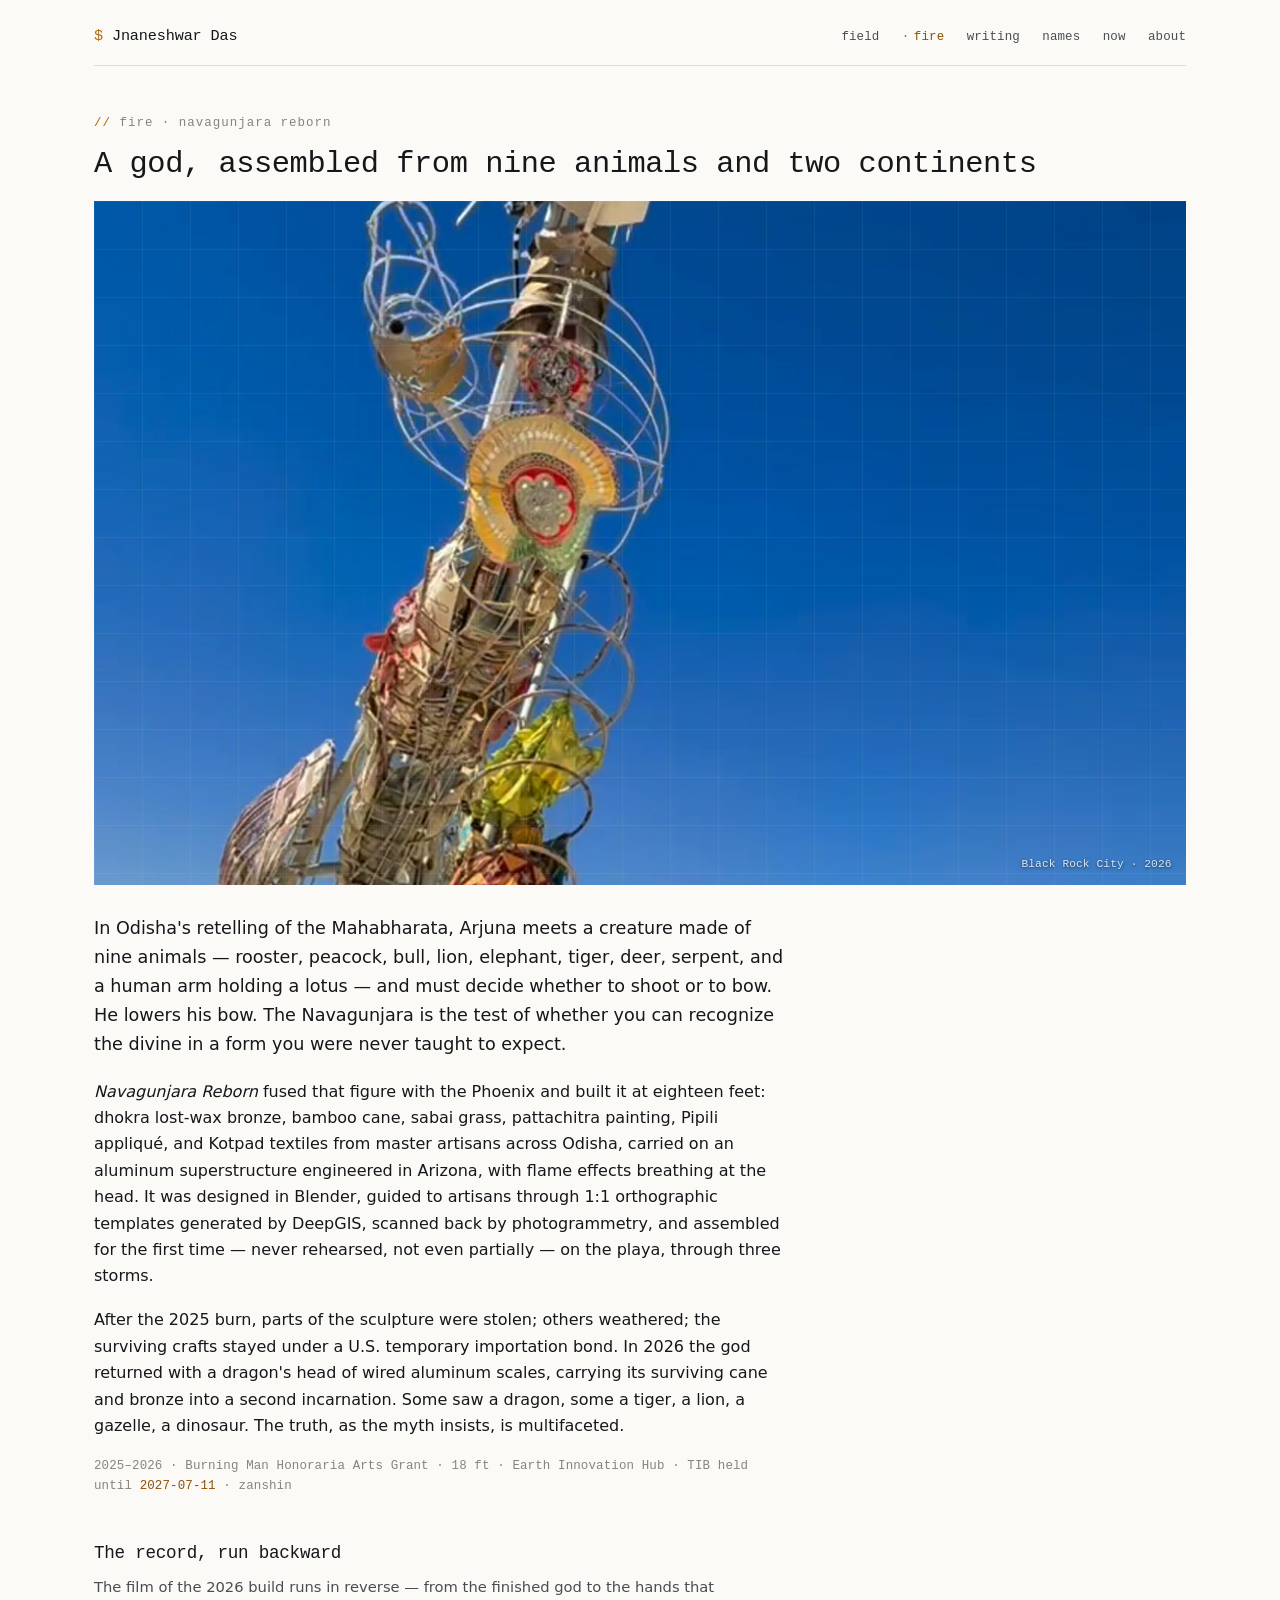
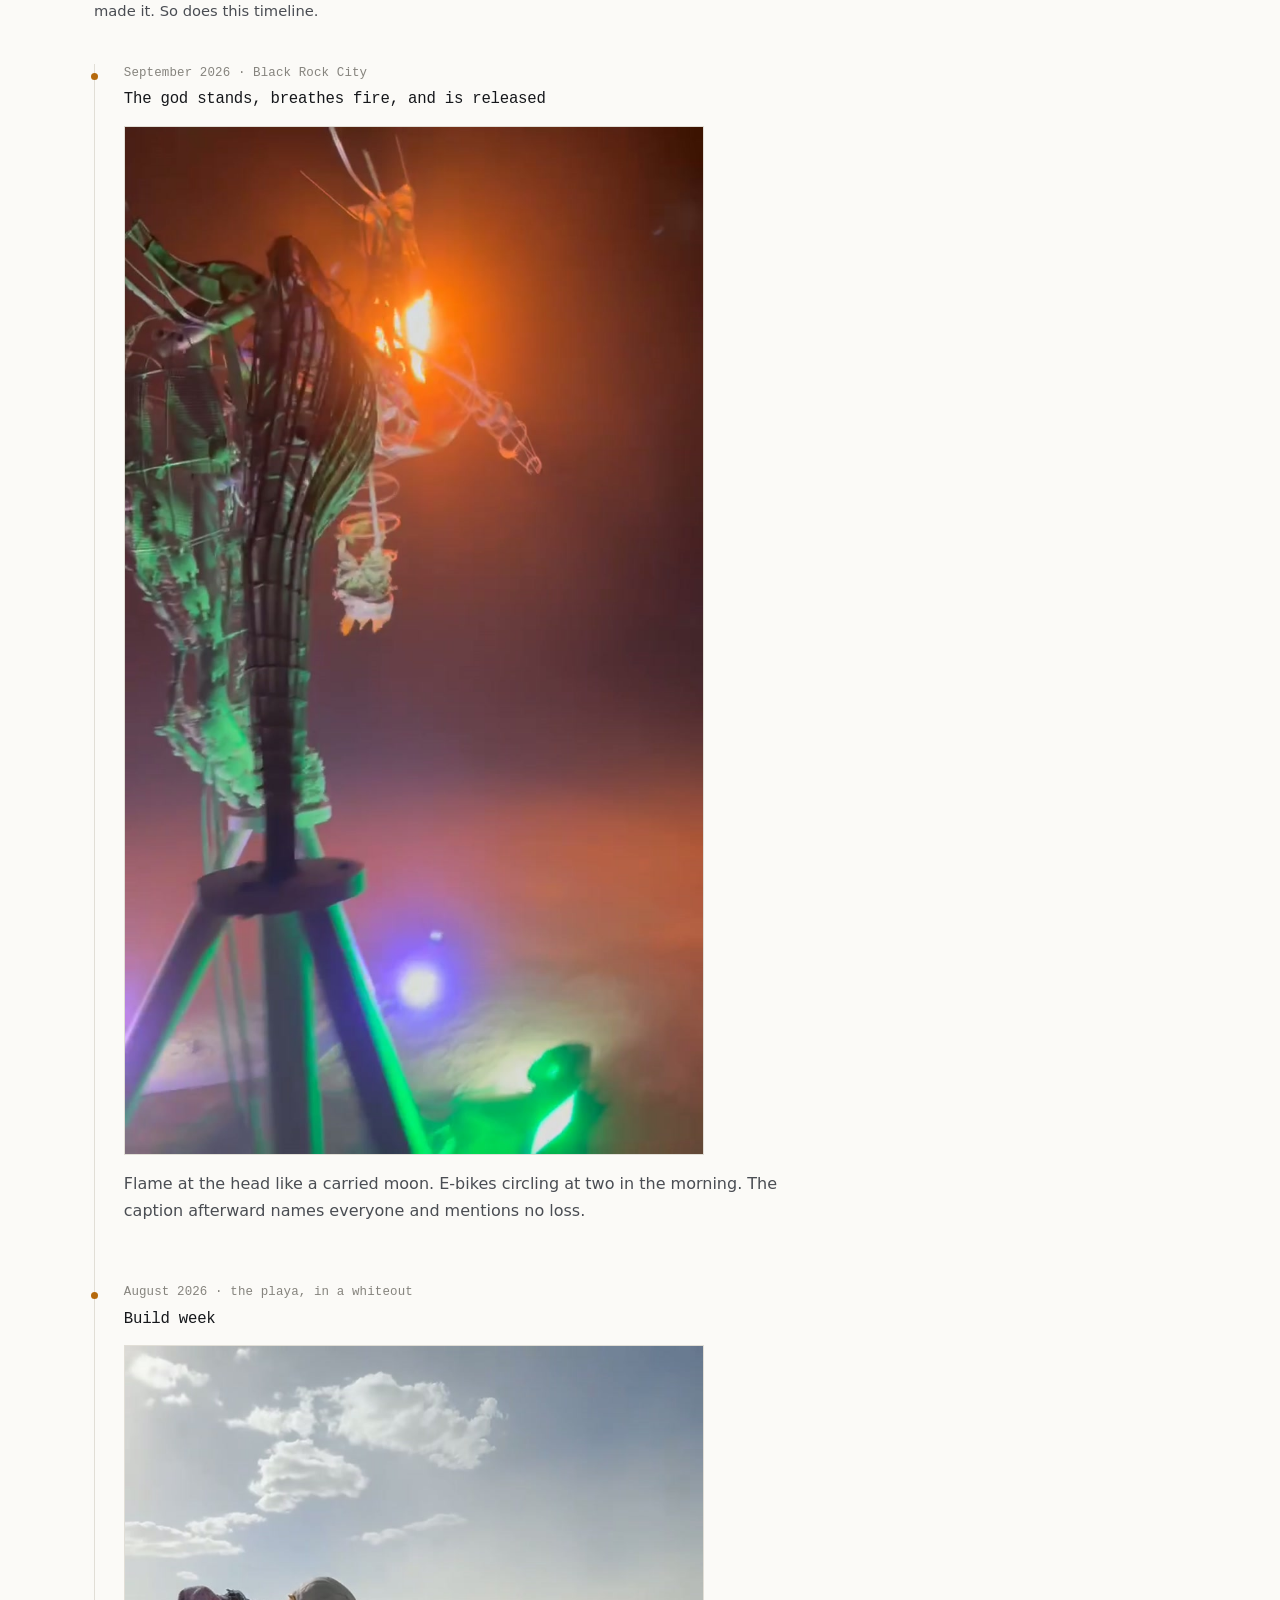
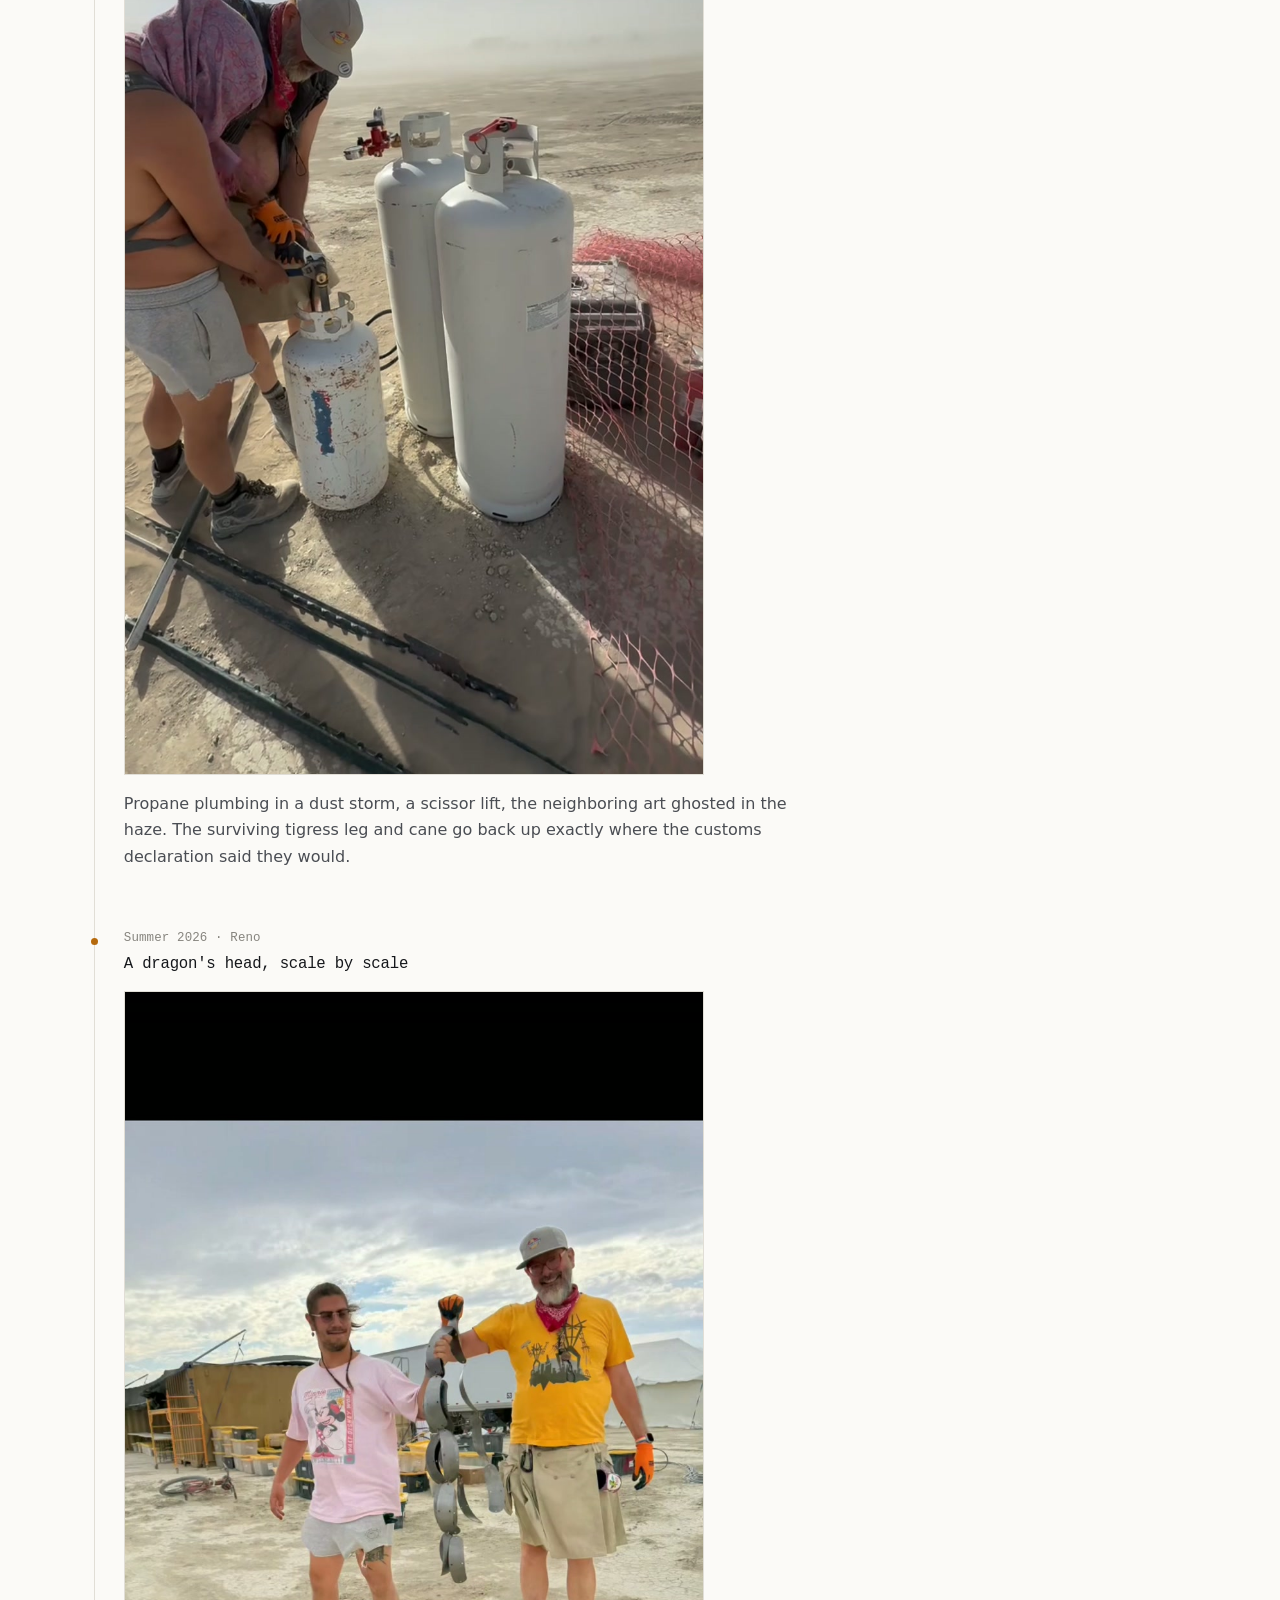
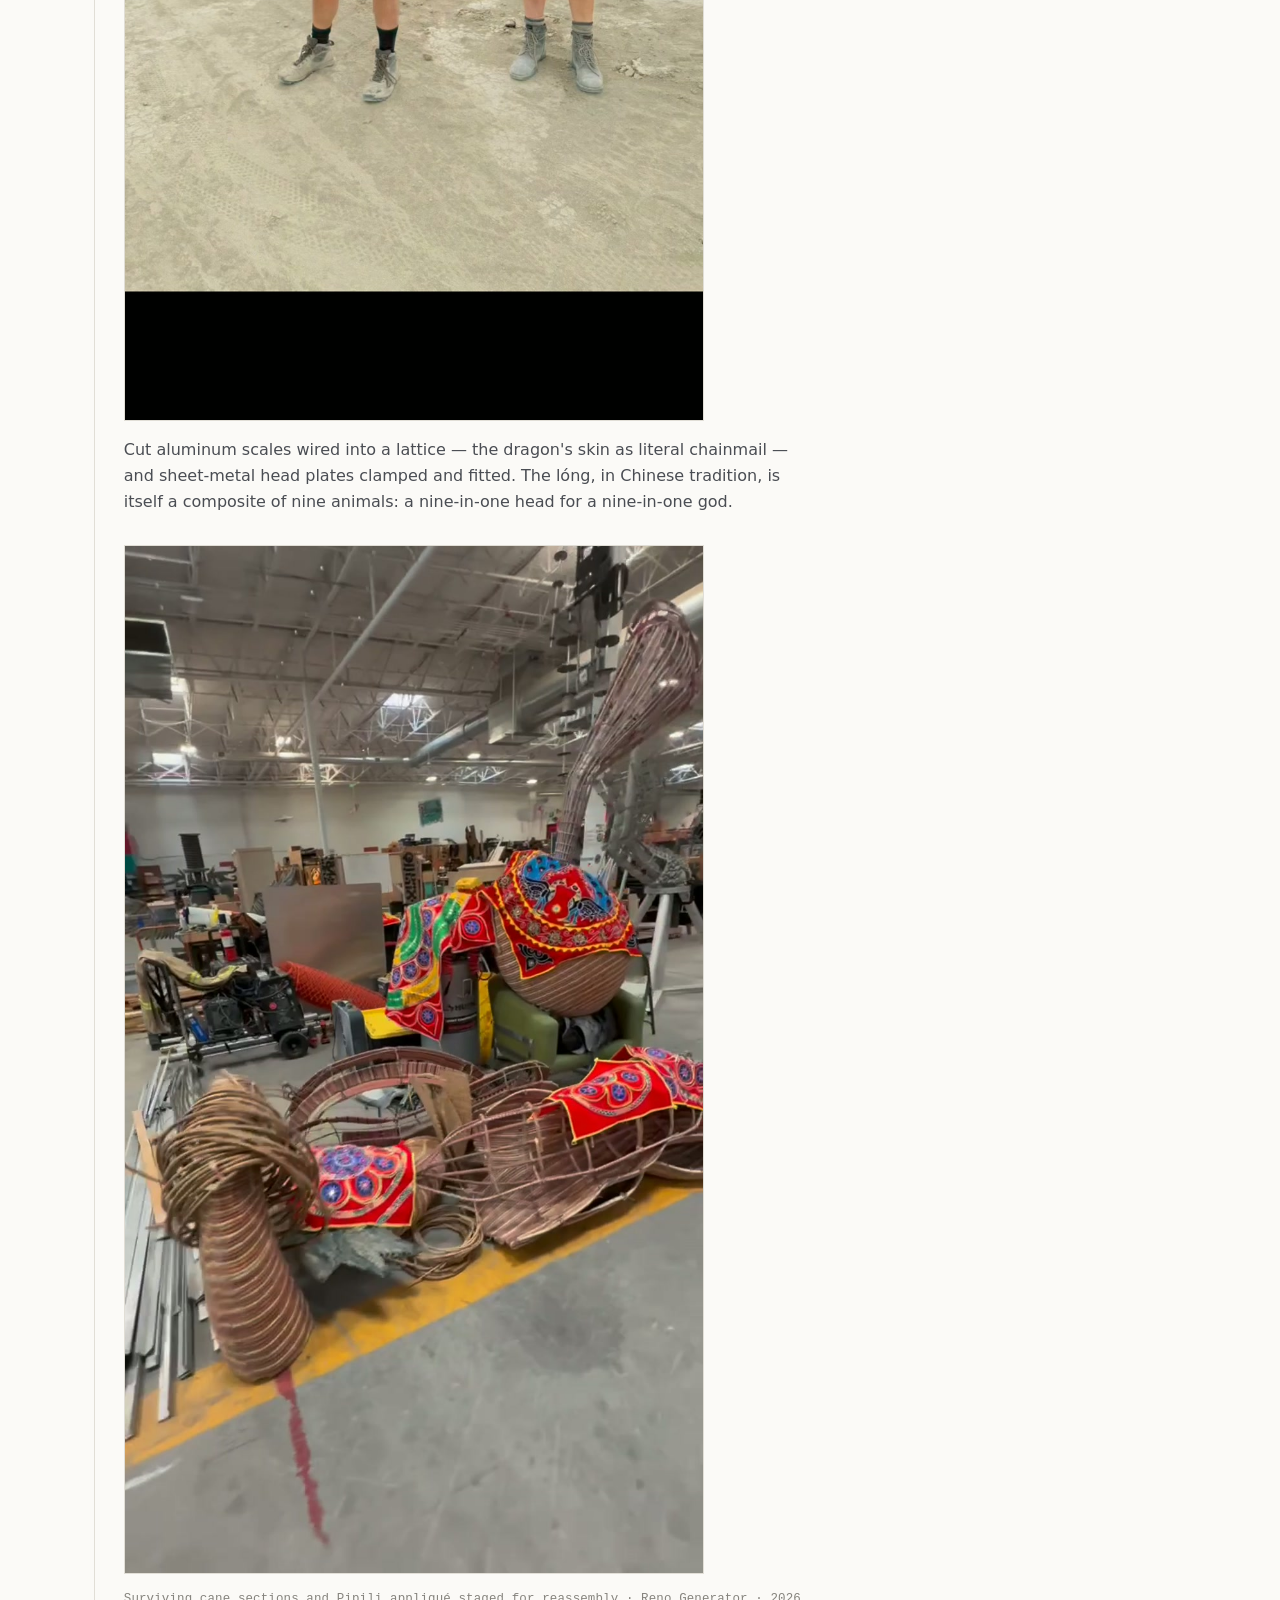
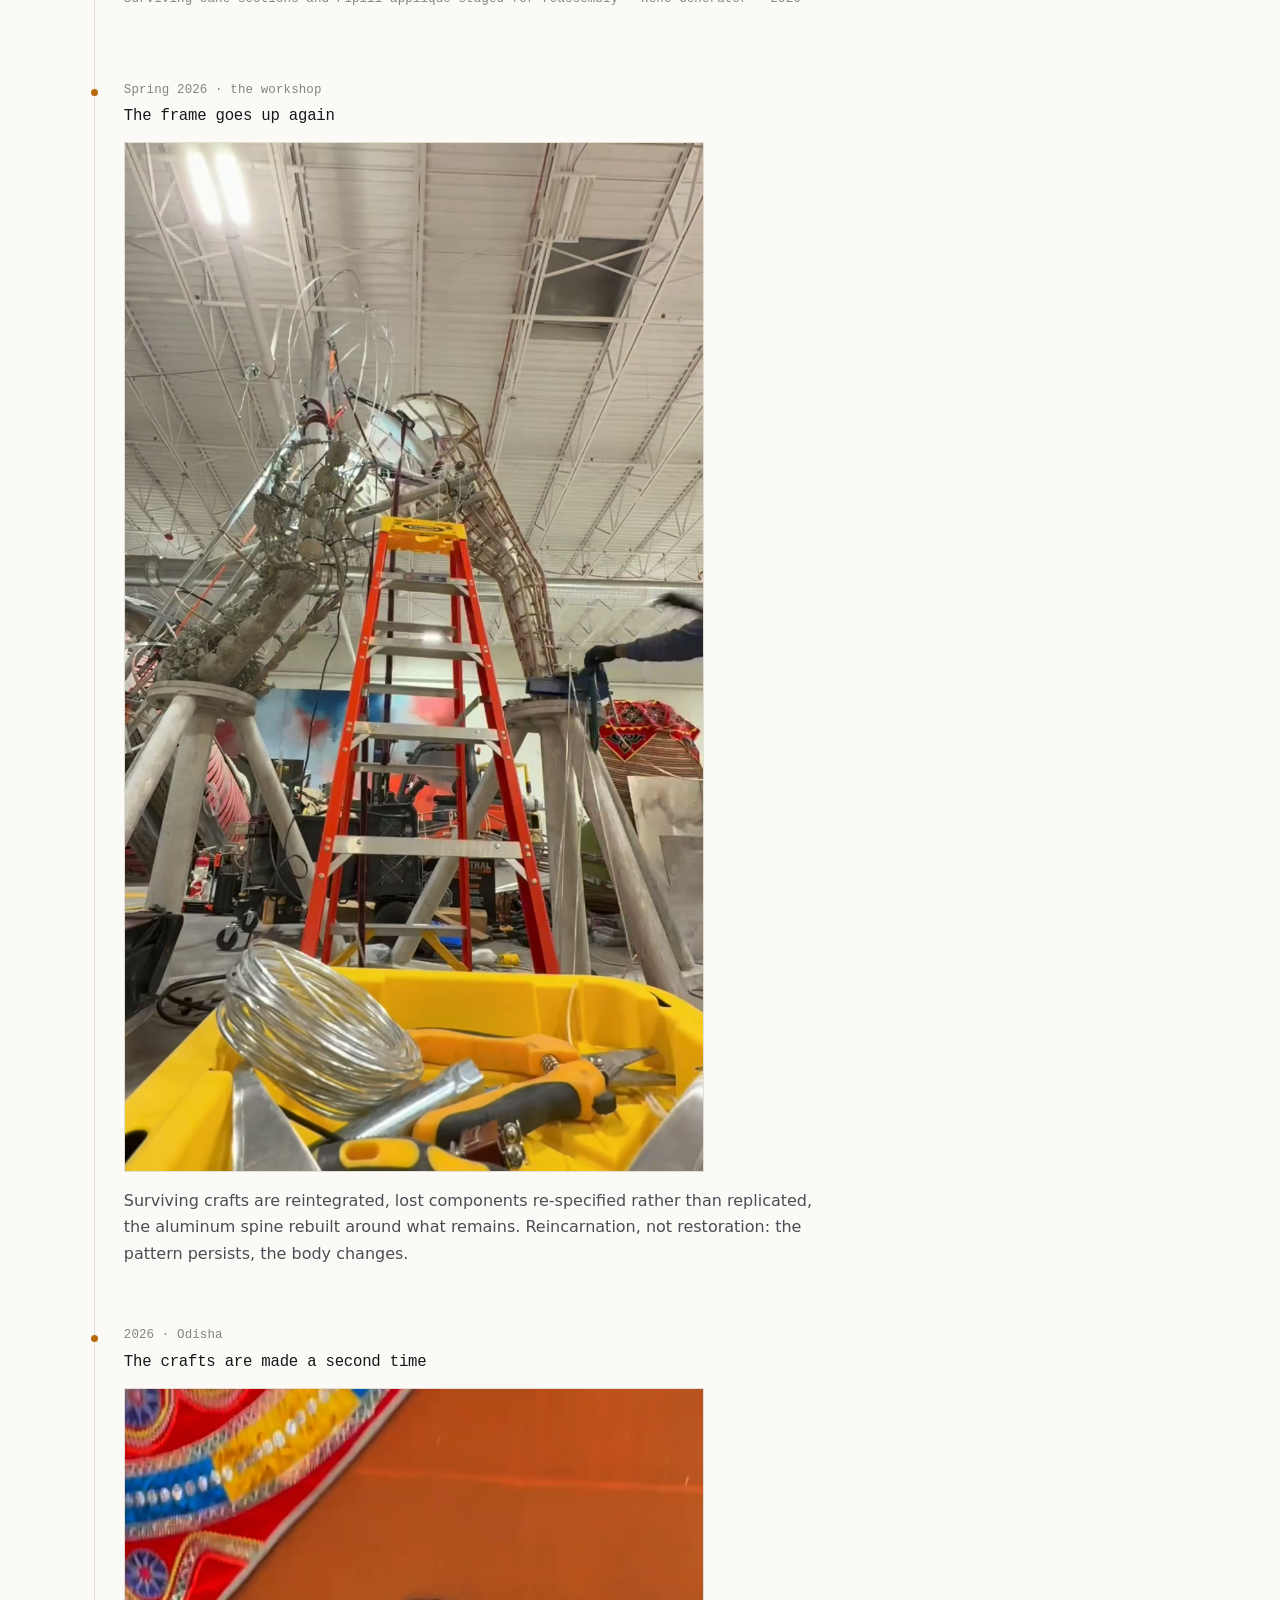
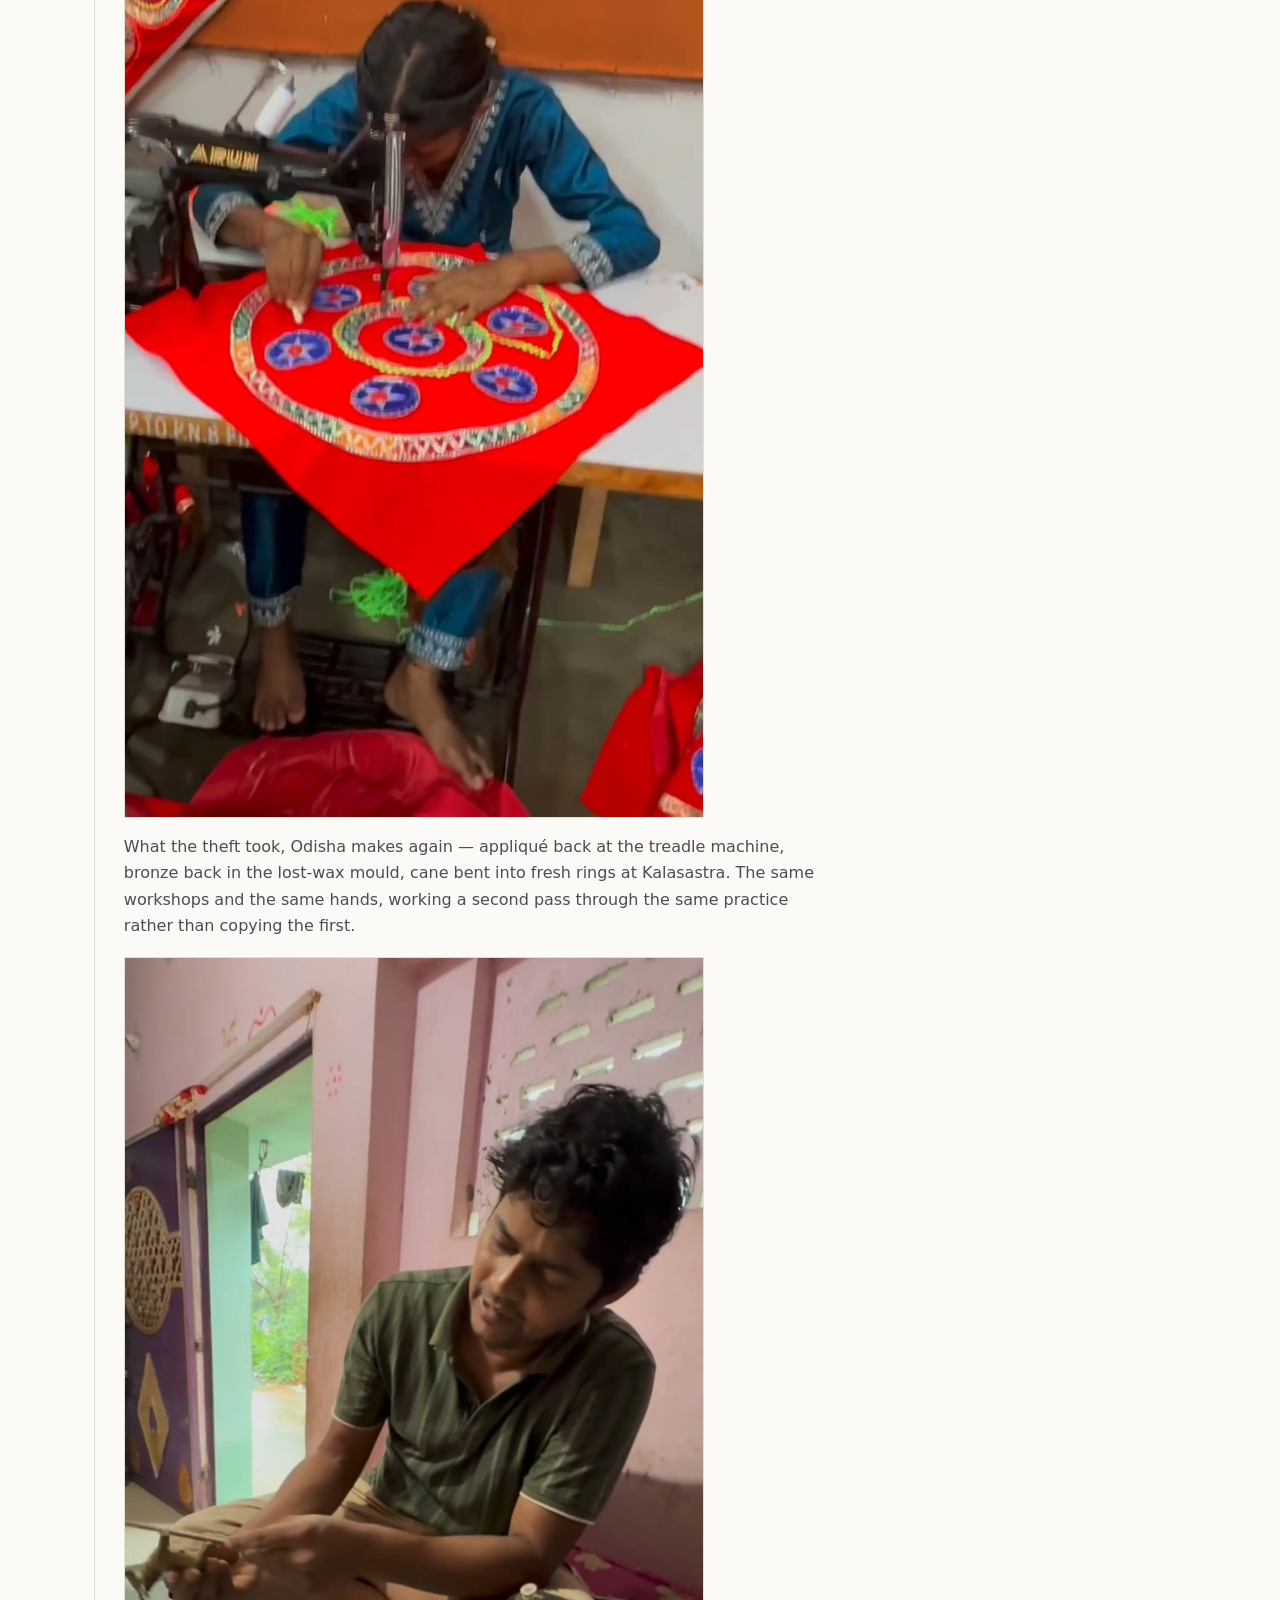
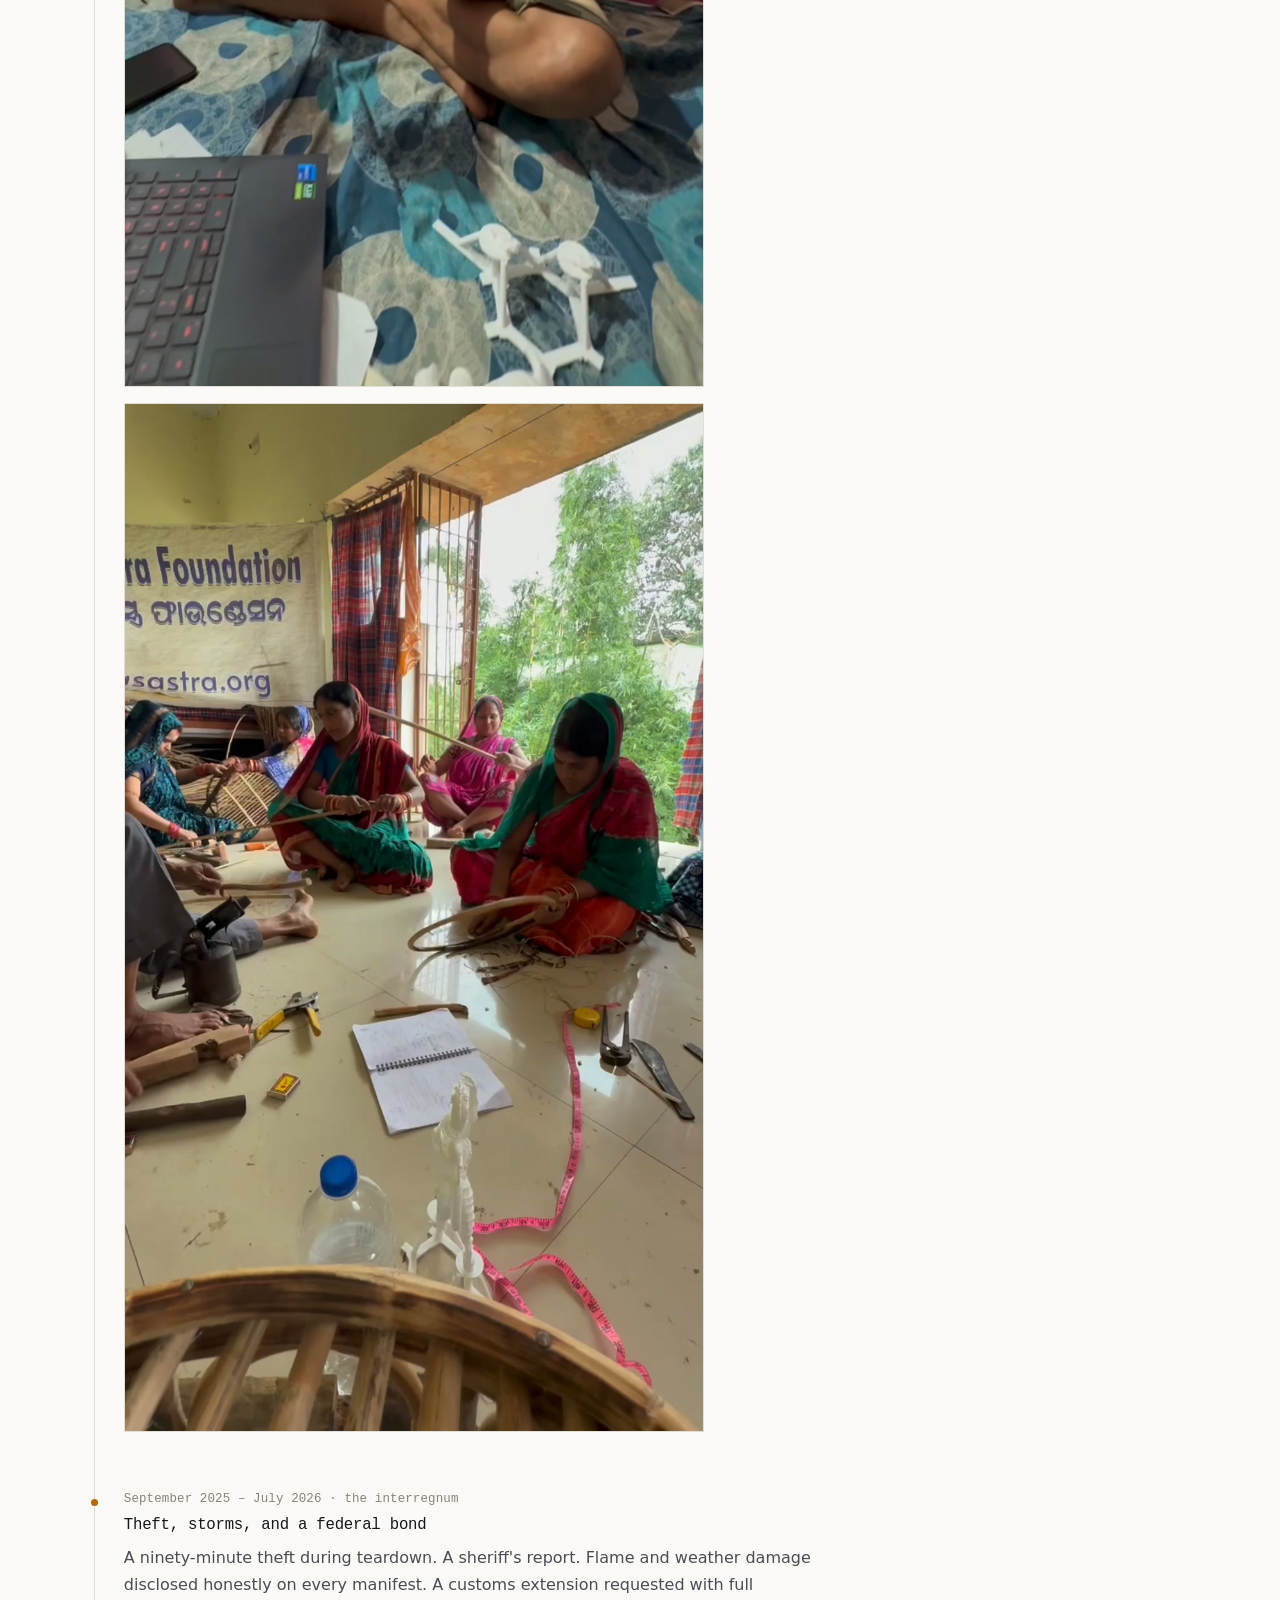
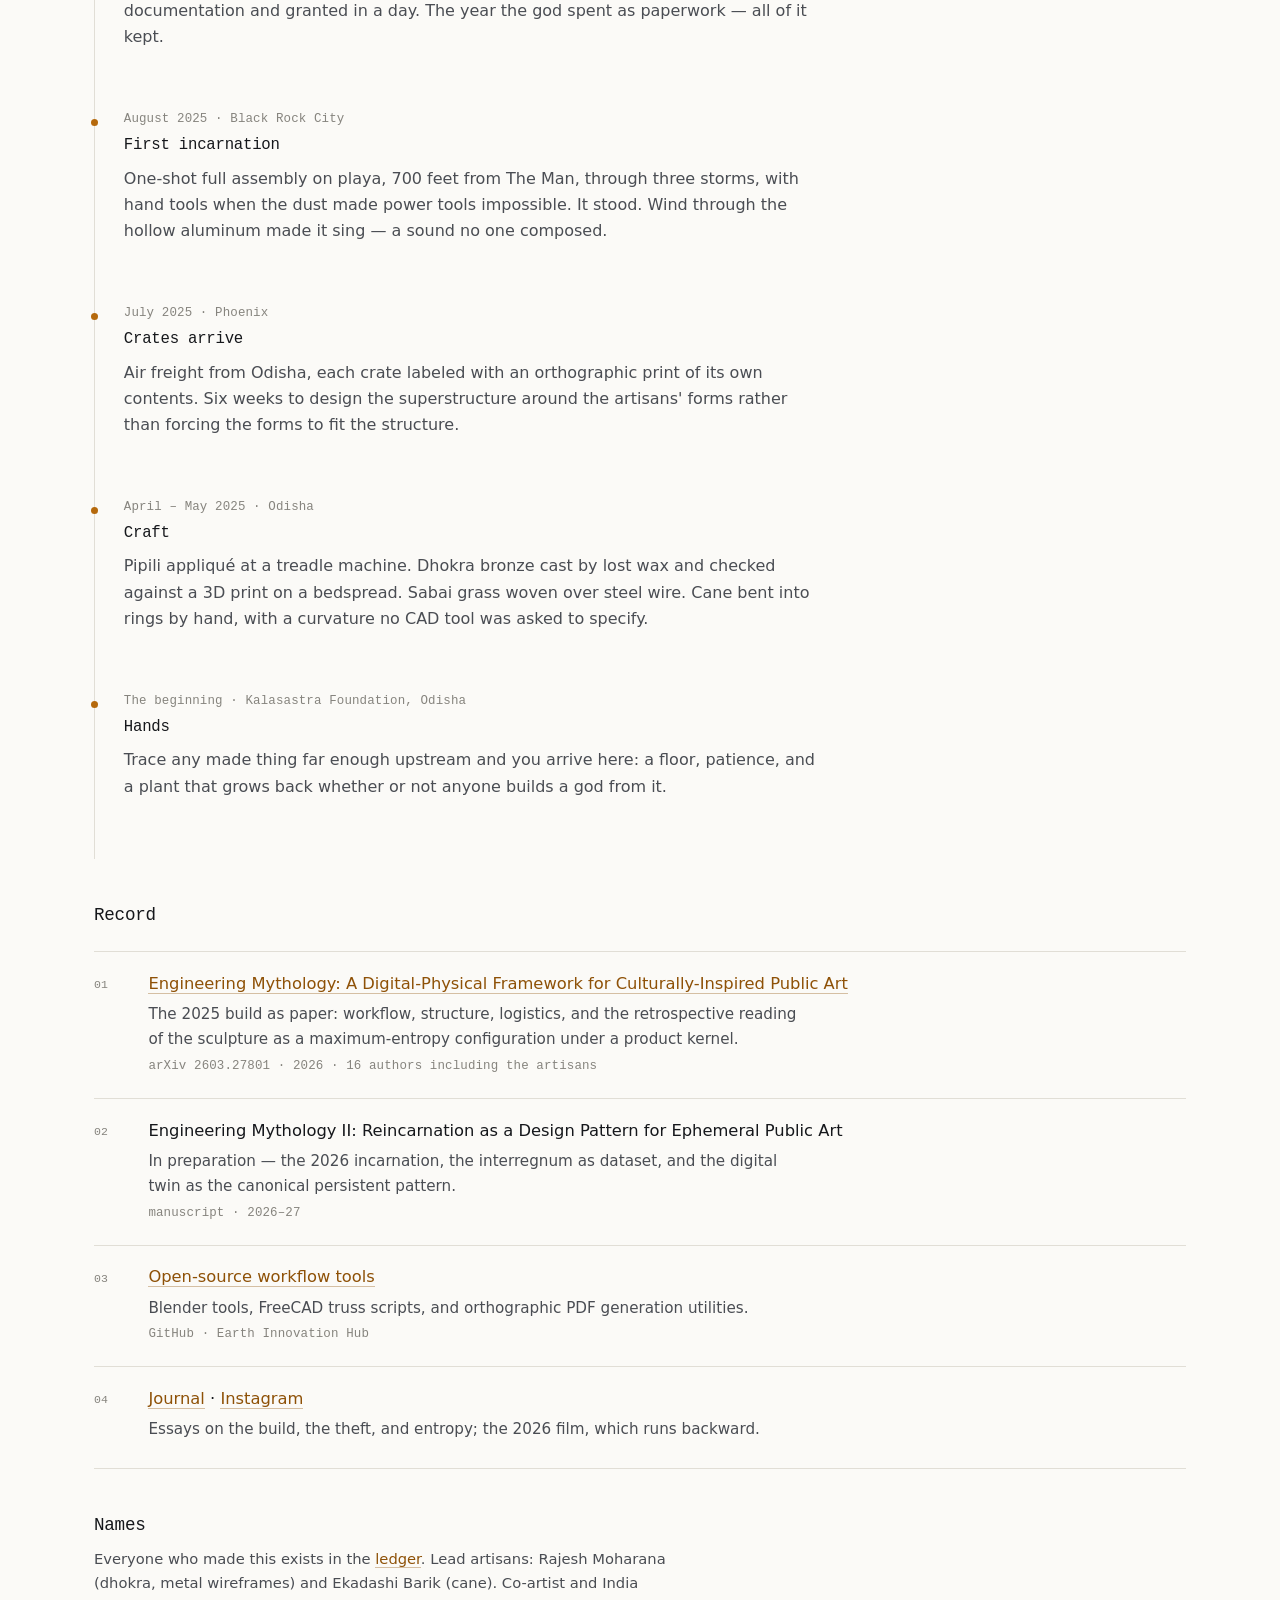
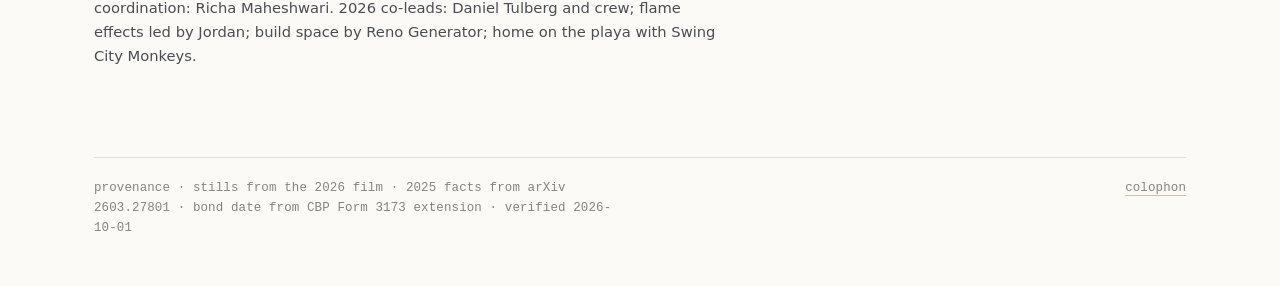
<file: fire/navagunjara/index.html>
<!doctype html>
<html lang="en">
<head>
<meta charset="utf-8">
<meta name="viewport" content="width=device-width, initial-scale=1">
<title>Navagunjara Reborn · Jnaneshwar Das</title>
<meta name="description" content="Navagunjara Reborn — an 18-foot nine-animal god from Odisha, built at Burning Man 2025 and reincarnated with a dragon's head in 2026. The story, told backward.">
<meta property="og:image" content="https://jnaneshwar.com/img/navagunjara-2026/night-flame.jpg">
<link rel="canonical" href="https://jnaneshwar.com/fire/navagunjara/">
<link rel="stylesheet" href="/css/site.css">
</head>
<body>
<div class="wrap">

<nav class="nav" aria-label="Primary">
  <a class="name" href="/">Jnaneshwar Das</a>
  <ul>
    <li><a href="/field/">field</a></li>
    <li><a href="/fire/" aria-current="page">fire</a></li>
    <li><a href="/writing/">writing</a></li>
    <li><a href="/names/">names</a></li>
    <li><a href="/now/">now</a></li>
    <li><a href="/about/">about</a></li>
  </ul>
</nav>

<main>
<p class="eyebrow">Fire · Navagunjara Reborn</p>
<h1>A god, assembled from nine animals and two continents</h1>

<figure class="hero">
  <img fetchpriority="high" decoding="async" src="/img/navagunjara-2026/hero.jpg" alt="Navagunjara Reborn in daylight on the playa, 2026: woven cane leg, bronze tigress leg, raised arm, dragon's head with antenna-like horns, against a cloudless sky." width="1080" height="1920">
  <figcaption>Black Rock City · 2026</figcaption>
</figure>

<div class="prose">
  <p class="lead">In Odisha's retelling of the Mahabharata, Arjuna meets a creature made of nine animals — rooster, peacock, bull, lion, elephant, tiger, deer, serpent, and a human arm holding a lotus — and must decide whether to shoot or to bow. He lowers his bow. The Navagunjara is the test of whether you can recognize the divine in a form you were never taught to expect.</p>
  <p><em>Navagunjara Reborn</em> fused that figure with the Phoenix and built it at eighteen feet: dhokra lost-wax bronze, bamboo cane, sabai grass, pattachitra painting, Pipili appliqué, and Kotpad textiles from master artisans across Odisha, carried on an aluminum superstructure engineered in Arizona, with flame effects breathing at the head. It was designed in Blender, guided to artisans through 1:1 orthographic templates generated by DeepGIS, scanned back by photogrammetry, and assembled for the first time — never rehearsed, not even partially — on the playa, through three storms.</p>
  <p>After the 2025 burn, parts of the sculpture were stolen; others weathered; the surviving crafts stayed under a U.S. temporary importation bond. In 2026 the god returned with a dragon's head of wired aluminum scales, carrying its surviving cane and bronze into a second incarnation. Some saw a dragon, some a tiger, a lion, a gazelle, a dinosaur. The truth, as the myth insists, is multifaceted.</p>
  <div class="status">2025–2026 · Burning Man Honoraria Arts Grant · 18 ft · Earth Innovation Hub · TIB held until <b>2027-07-11</b> · zanshin</div>
</div>

<h2>The record, run backward</h2>
<p class="small prose">The film of the 2026 build runs in reverse — from the finished god to the hands that made it. So does this timeline.</p>

<ol class="timeline">
  <li>
    <time>September 2026 · Black Rock City</time>
    <h3>The god stands, breathes fire, and is released</h3>
    <img loading="lazy" decoding="async" src="/img/navagunjara-2026/night-flame-close.jpg" alt="Close view at night: flame burning at the dragon's head above the woven cane body, lit green from below." width="900" height="1600">
    <p>Flame at the head like a carried moon. E-bikes circling at two in the morning. The caption afterward names everyone and mentions no loss.</p>
  </li>
  <li>
    <time>August 2026 · the playa, in a whiteout</time>
    <h3>Build week</h3>
    <img loading="lazy" decoding="async" src="/img/navagunjara-2026/propane-crew.jpg" alt="Two crew members connect propane cylinders in blowing dust on the open playa." width="900" height="1600">
    <p>Propane plumbing in a dust storm, a scissor lift, the neighboring art ghosted in the haze. The surviving tigress leg and cane go back up exactly where the customs declaration said they would.</p>
  </li>
  <li>
    <time>Summer 2026 · Reno</time>
    <h3>A dragon's head, scale by scale</h3>
    <img loading="lazy" decoding="async" src="/img/navagunjara-2026/scale-chain.jpg" alt="Two crew members hold up a linked chain of cut aluminum scales outside a workshop." width="900" height="1600">
    <p>Cut aluminum scales wired into a lattice — the dragon's skin as literal chainmail — and sheet-metal head plates clamped and fitted. The lóng, in Chinese tradition, is itself a composite of nine animals: a nine-in-one head for a nine-in-one god.</p>
    <figure>
      <img loading="lazy" decoding="async" src="/img/navagunjara-2026/crates-cane-applique.jpg" alt="Woven cane sculpture sections draped in red Pipili appliqué textiles, staged on the floor of the Reno Generator build space." width="900" height="1600">
      <figcaption>Surviving cane sections and Pipili appliqué staged for reassembly · Reno Generator · 2026</figcaption>
    </figure>
  </li>
  <li>
    <time>Spring 2026 · the workshop</time>
    <h3>The frame goes up again</h3>
    <img loading="lazy" decoding="async" src="/img/navagunjara-2026/workshop-frame.jpg" alt="Aluminum truss frame rising inside a workshop beside an orange ladder; wire and tin snips in a yellow bin in the foreground." width="900" height="1600">
    <p>Surviving crafts are reintegrated, lost components re-specified rather than replicated, the aluminum spine rebuilt around what remains. Reincarnation, not restoration: the pattern persists, the body changes.</p>
  </li>
  <li>
    <time>2026 · Odisha</time>
    <h3>The crafts are made a second time</h3>
    <img loading="lazy" decoding="async" src="/img/navagunjara-2026/applique-sewing.jpg" alt="An artisan at a treadle sewing machine stitching mirrored appliqué medallions onto red cloth." width="900" height="1600">
    <p>What the theft took, Odisha makes again — appliqué back at the treadle machine, bronze back in the lost-wax mould, cane bent into fresh rings at Kalasastra. The same workshops and the same hands, working a second pass through the same practice rather than copying the first.</p>
    <img loading="lazy" decoding="async" src="/img/navagunjara-2026/dhokra-3dprint.jpg" alt="A dhokra artisan seated cross-legged compares a small bronze casting to a white 3D-printed model beside an open laptop." width="900" height="1600">
    <img loading="lazy" decoding="async" src="/img/navagunjara-2026/weaving-circle.jpg" alt="Women in saris seated on a tile floor weaving bamboo cane under a Kalasastra Foundation banner." width="900" height="1600">
  </li>
  <li>
    <time>September 2025 – July 2026 · the interregnum</time>
    <h3>Theft, storms, and a federal bond</h3>
    <p>A ninety-minute theft during teardown. A sheriff's report. Flame and weather damage disclosed honestly on every manifest. A customs extension requested with full documentation and granted in a day. The year the god spent as paperwork — all of it kept.</p>
  </li>
  <li>
    <time>August 2025 · Black Rock City</time>
    <h3>First incarnation</h3>
    <p>One-shot full assembly on playa, 700 feet from The Man, through three storms, with hand tools when the dust made power tools impossible. It stood. Wind through the hollow aluminum made it sing — a sound no one composed.</p>
  </li>
  <li>
    <time>July 2025 · Phoenix</time>
    <h3>Crates arrive</h3>
    <p>Air freight from Odisha, each crate labeled with an orthographic print of its own contents. Six weeks to design the superstructure around the artisans' forms rather than forcing the forms to fit the structure.</p>
  </li>
  <li>
    <time>April – May 2025 · Odisha</time>
    <h3>Craft</h3>
    <p>Pipili appliqué at a treadle machine. Dhokra bronze cast by lost wax and checked against a 3D print on a bedspread. Sabai grass woven over steel wire. Cane bent into rings by hand, with a curvature no CAD tool was asked to specify.</p>
  </li>
  <li>
    <time>The beginning · Kalasastra Foundation, Odisha</time>
    <h3>Hands</h3>
    <p>Trace any made thing far enough upstream and you arrive here: a floor, patience, and a plant that grows back whether or not anyone builds a god from it.</p>
  </li>
</ol>

<h2>Record</h2>
<ul class="entries">
  <li>
    <div class="title"><a href="https://arxiv.org/abs/2603.27801">Engineering Mythology: A Digital-Physical Framework for Culturally-Inspired Public Art</a></div>
    <p class="claim">The 2025 build as paper: workflow, structure, logistics, and the retrospective reading of the sculpture as a maximum-entropy configuration under a product kernel.</p>
    <div class="meta">arXiv 2603.27801 · 2026 · 16 authors including the artisans</div>
  </li>
  <li>
    <div class="title">Engineering Mythology II: Reincarnation as a Design Pattern for Ephemeral Public Art</div>
    <p class="claim">In preparation — the 2026 incarnation, the interregnum as dataset, and the digital twin as the canonical persistent pattern.</p>
    <div class="meta">manuscript · 2026–27</div>
  </li>
  <li>
    <div class="title"><a href="https://github.com/Earth-Innovation-Hub/navagunjara-reborn">Open-source workflow tools</a></div>
    <p class="claim">Blender tools, FreeCAD truss scripts, and orthographic PDF generation utilities.</p>
    <div class="meta">GitHub · Earth Innovation Hub</div>
  </li>
  <li>
    <div class="title"><a href="https://earthinnovationhub.org/journal">Journal</a> · <a href="https://www.instagram.com/jd_knight/">Instagram</a></div>
    <p class="claim">Essays on the build, the theft, and entropy; the 2026 film, which runs backward.</p>
  </li>
</ul>

<h2>Names</h2>
<p class="small prose">Everyone who made this exists in the <a href="/names/#navagunjara">ledger</a>. Lead artisans: Rajesh Moharana (dhokra, metal wireframes) and Ekadashi Barik (cane). Co-artist and India coordination: Richa Maheshwari. 2026 co-leads: Daniel Tulberg and crew; flame effects led by Jordan; build space by Reno Generator; home on the playa with Swing City Monkeys.</p>

</main>

<footer class="footer">
  <div class="prov">provenance · stills from the 2026 film · 2025 facts from arXiv 2603.27801 · bond date from CBP Form 3173 extension · verified 2026-10-01</div>
  <div><a href="/colophon/">colophon</a></div>
</footer>

</div>
</body>
</html>
</file>
<file: css/site.css>
/* jnaneshwar.com — "The Record"
   Two registers: monospace for structure and metadata (the manifest),
   system sans for prose (the account). One accent: saffron.
   No build step, no webfonts, no JavaScript. */

:root {
  color-scheme: dark light;

  --bg: #0c0d10;
  --bg-2: #131519;
  --fg: #e7e4de;
  --fg-2: #a8a49c;
  --dim: #6d6a64;
  --rule: #23262c;
  --accent: #e2933f;
  --accent-2: #f2ae63;

  --mono: ui-monospace, SFMono-Regular, "SF Mono", Menlo, Consolas, "Liberation Mono", monospace;
  --sans: ui-sans-serif, system-ui, -apple-system, "Segoe UI", Roboto, Helvetica, Arial, sans-serif;

  --measure: 68ch;
  --wide: 1140px;
}

@media (prefers-color-scheme: light) {
  :root {
    --bg: #fbfaf7;
    --bg-2: #f1efe9;
    --fg: #15171b;
    --fg-2: #4a4d53;
    --dim: #86847e;
    --rule: #e1ded6;
    --accent: #b5690c;
    --accent-2: #8e5107;
  }
}

* { box-sizing: border-box; }

html {
  font-size: 16px;
  -webkit-text-size-adjust: 100%;
  scroll-behavior: smooth;
}

body {
  margin: 0;
  background: var(--bg);
  color: var(--fg);
  font-family: var(--sans);
  font-size: 1rem;
  line-height: 1.65;
  -webkit-font-smoothing: antialiased;
}

::selection { background: var(--accent); color: var(--bg); }

:focus-visible { outline: 2px solid var(--accent); outline-offset: 3px; }

a {
  color: var(--accent-2);
  text-decoration: none;
  border-bottom: 1px solid color-mix(in srgb, var(--accent-2) 35%, transparent);
}
a:hover { border-bottom-color: var(--accent-2); }

img, video { max-width: 100%; height: auto; display: block; }

h1, h2, h3 {
  font-family: var(--mono);
  font-weight: 500;
  line-height: 1.25;
  letter-spacing: -0.015em;
  margin: 0 0 .6em;
}
h1 { font-size: 1.9rem; }
h2 { font-size: 1.1rem; margin-top: 2.6em; }
h3 { font-size: .98rem; margin-top: 1.8em; }

p { margin: 0 0 1.1em; }

/* ---------- monospace register ---------- */

.mono, .status, .nav ul, .footer, .eyebrow, .meta, time, .converge, .rail h2,
.now-block h2, .ledger h3, dl.facts, figcaption, .entries .meta {
  font-family: var(--mono);
  font-size: .78rem;
  letter-spacing: .01em;
  line-height: 1.6;
}

.eyebrow {
  color: var(--dim);
  text-transform: lowercase;
  letter-spacing: .08em;
  margin: 0 0 .7rem;
}
.eyebrow::before { content: "// "; color: var(--accent); }

.meta, .status { color: var(--dim); }
.status { margin-top: .5rem; }
.status b { color: var(--accent-2); font-weight: 500; }

hr { border: 0; border-top: 1px solid var(--rule); margin: 3rem 0; }

/* ---------- layout ---------- */

.wrap { max-width: var(--wide); margin: 0 auto; padding: 0 1.5rem; }
.prose { max-width: var(--measure); }

.nav {
  display: flex; align-items: baseline; justify-content: space-between;
  gap: 1rem 2rem; flex-wrap: wrap;
  padding: 1.5rem 0 1rem;
  border-bottom: 1px solid var(--rule);
}
.nav .name {
  font-family: var(--mono);
  font-size: .95rem;
  letter-spacing: -0.01em;
  color: var(--fg);
  border-bottom: 0;
}
.nav .name::before { content: "$ "; color: var(--accent); }
.nav ul { list-style: none; margin: 0; padding: 0; display: flex; gap: 1.4rem; flex-wrap: wrap; }
.nav a { color: var(--fg-2); border-bottom: 0; }
.nav a:hover { color: var(--fg); }
.nav ul a[aria-current="page"] { color: var(--accent-2); }
.nav ul a[aria-current="page"]::before { content: "·"; margin-right: .35em; color: var(--accent); }

main { padding: 3rem 0 4.5rem; }

.footer {
  border-top: 1px solid var(--rule);
  color: var(--dim);
  padding: 1.3rem 0 3rem;
  display: flex; flex-wrap: wrap; justify-content: space-between; gap: .6rem 2rem;
}
.footer .prov { max-width: 72ch; }
.footer a { color: var(--dim); }
.footer a:hover { color: var(--accent-2); }

/* ---------- home ---------- */

.hero { margin: 0 0 1.8rem; position: relative; background: var(--bg-2); }
.hero img {
  width: 100%; max-height: 76vh;
  object-fit: cover; object-position: center 35%;
}
/* metric grid, as on the orthographic fabrication prints */
.hero::after {
  content: "";
  position: absolute; inset: 0;
  pointer-events: none;
  background-image:
    repeating-linear-gradient(to right, rgba(255,255,255,.05) 0 1px, transparent 1px 48px),
    repeating-linear-gradient(to bottom, rgba(255,255,255,.05) 0 1px, transparent 1px 48px);
}
.hero figcaption {
  position: absolute; right: .9rem; bottom: .7rem;
  color: #fff; opacity: .8;
  font-size: .7rem;
  text-shadow: 0 1px 3px rgba(0,0,0,.7);
}

.statement {
  font-size: 1.4rem;
  line-height: 1.4;
  max-width: 36ch;
  margin: 1.6rem 0 3rem;
  text-wrap: balance;
}
.statement::before { content: "› "; color: var(--accent); font-family: var(--mono); }

.rails {
  display: grid; grid-template-columns: 1fr 1fr; gap: 0;
  border-top: 1px solid var(--rule);
  border-bottom: 1px solid var(--rule);
}
.rail { padding: 1.8rem 1.8rem 1.8rem 0; }
.rail + .rail { border-left: 1px solid var(--rule); padding-left: 1.8rem; padding-right: 0; }
.rail h2 {
  margin: 0 0 .7rem;
  letter-spacing: .14em;
  text-transform: uppercase;
  color: var(--accent-2);
}
.rail p { max-width: 38ch; color: var(--fg-2); margin-bottom: .9rem; }
.rail a.more { font-family: var(--mono); font-size: .78rem; border-bottom: 0; }
.rail a.more:hover { border-bottom: 1px solid var(--accent-2); }

.converge {
  text-align: center; color: var(--dim);
  padding: .9rem 0; letter-spacing: .08em;
  text-wrap: balance;
}

.now-block {
  background: var(--bg-2);
  border-left: 2px solid var(--accent);
  padding: 1.3rem 1.5rem;
  margin: 2.5rem 0;
}
.now-block h2 {
  margin: 0 0 .7rem;
  letter-spacing: .14em; text-transform: uppercase; color: var(--dim);
}
.now-block ul { margin: 0; padding-left: 1.1rem; }
.now-block li { margin-bottom: .35rem; color: var(--fg-2); }

/* ---------- lists & cards ---------- */

.cards {
  display: grid;
  grid-template-columns: repeat(auto-fill, minmax(290px, 1fr));
  gap: 2.4rem 2.4rem;
  margin: 2.5rem 0;
}
.card a { border-bottom: 0; }
.card img {
  aspect-ratio: 4 / 3; object-fit: cover;
  border: 1px solid var(--rule);
  filter: saturate(.9);
}
.card h3 { margin: 1rem 0 .3rem; }
.card p { margin: .3rem 0 0; color: var(--fg-2); font-size: .95rem; }

.entries { list-style: none; margin: 1.5rem 0 0; padding: 0; counter-reset: entry; }
.entries li {
  position: relative;
  counter-increment: entry;
  padding: 1.3rem 0 1.3rem 3.4rem;
  border-bottom: 1px solid var(--rule);
}
.entries li:first-child { border-top: 1px solid var(--rule); }
.entries li::before {
  content: counter(entry, decimal-leading-zero);
  position: absolute; left: 0; top: 1.45rem;
  font-family: var(--mono); font-size: .72rem;
  color: var(--dim);
}
.entries .title { font-size: 1.02rem; line-height: 1.4; }
.entries .claim { color: var(--fg-2); margin: .4rem 0 .3rem; max-width: var(--measure); font-size: .95rem; }
.entries .meta { max-width: var(--measure); }
.entries .links a { margin-right: 1.1rem; }

.year { margin-top: 2.8rem; }

/* ---------- timeline (reverse chronology) ---------- */

.timeline { list-style: none; margin: 2.5rem 0; padding: 0; border-left: 1px solid var(--rule); }
.timeline li { position: relative; padding: 0 0 2.6rem 1.8rem; }
.timeline li::before {
  content: ""; position: absolute; left: -4px; top: .55rem;
  width: 7px; height: 7px; background: var(--accent); border-radius: 50%;
}
.timeline time { display: block; color: var(--dim); margin-bottom: .4rem; }
.timeline h3 { margin: 0 0 .6rem; }
.timeline img { margin: 1rem 0; border: 1px solid var(--rule); max-width: 580px; }
.timeline p { max-width: var(--measure); color: var(--fg-2); }

/* ---------- names ledger ---------- */

.ledger h2 { margin-top: 3rem; }
.ledger h3 {
  letter-spacing: .12em; text-transform: uppercase;
  color: var(--dim); margin: 1.8rem 0 .5rem;
}
.ledger ul {
  list-style: none; margin: 0; padding: 0;
  columns: 2; column-gap: 3rem;
  font-size: .95rem;
}
.ledger li { break-inside: avoid; padding: .2rem 0; color: var(--fg-2); }
.epigraph {
  font-size: 1.2rem; max-width: 42ch; color: var(--fg);
  margin: 0 0 1.8rem; padding-left: 1rem;
  border-left: 2px solid var(--accent);
}

/* ---------- about ---------- */

.about-grid {
  display: grid; grid-template-columns: minmax(0, 1fr) 300px;
  gap: 3rem; align-items: start;
}
.about-grid aside img { border: 1px solid var(--rule); }
.about-grid aside .meta { margin-top: .7rem; }

dl.facts { margin: 1.4rem 0 0; }
dl.facts dt { color: var(--dim); margin-top: .9rem; letter-spacing: .06em; }
dl.facts dd { margin: .15rem 0 0; color: var(--fg); }

/* ---------- utility ---------- */

.lead { font-size: 1.1rem; max-width: 62ch; color: var(--fg); }
figure { margin: 1.8rem 0; }
figcaption { color: var(--dim); margin-top: .5rem; }
.small { font-size: .92rem; color: var(--fg-2); }
.absent { font-size: 1.3rem; max-width: 42ch; color: var(--fg-2); }

/* ---------- responsive ---------- */

@media (max-width: 760px) {
  .wrap { padding: 0 1.1rem; }
  .rails { grid-template-columns: 1fr; }
  .rail { padding: 1.5rem 0; }
  .rail + .rail { border-left: 0; border-top: 1px solid var(--rule); padding-left: 0; }
  .about-grid { grid-template-columns: 1fr; }
  .about-grid aside { order: -1; max-width: 320px; }
  .ledger ul { columns: 1; }
  .nav { flex-direction: column; align-items: flex-start; gap: .7rem; }
  .statement { font-size: 1.2rem; }
  h1 { font-size: 1.55rem; }
}

@media print {
  :root { --bg: #fff; --fg: #000; --fg-2: #333; --rule: #ccc; }
  .nav ul, .hero::after { display: none; }
}
</file>
